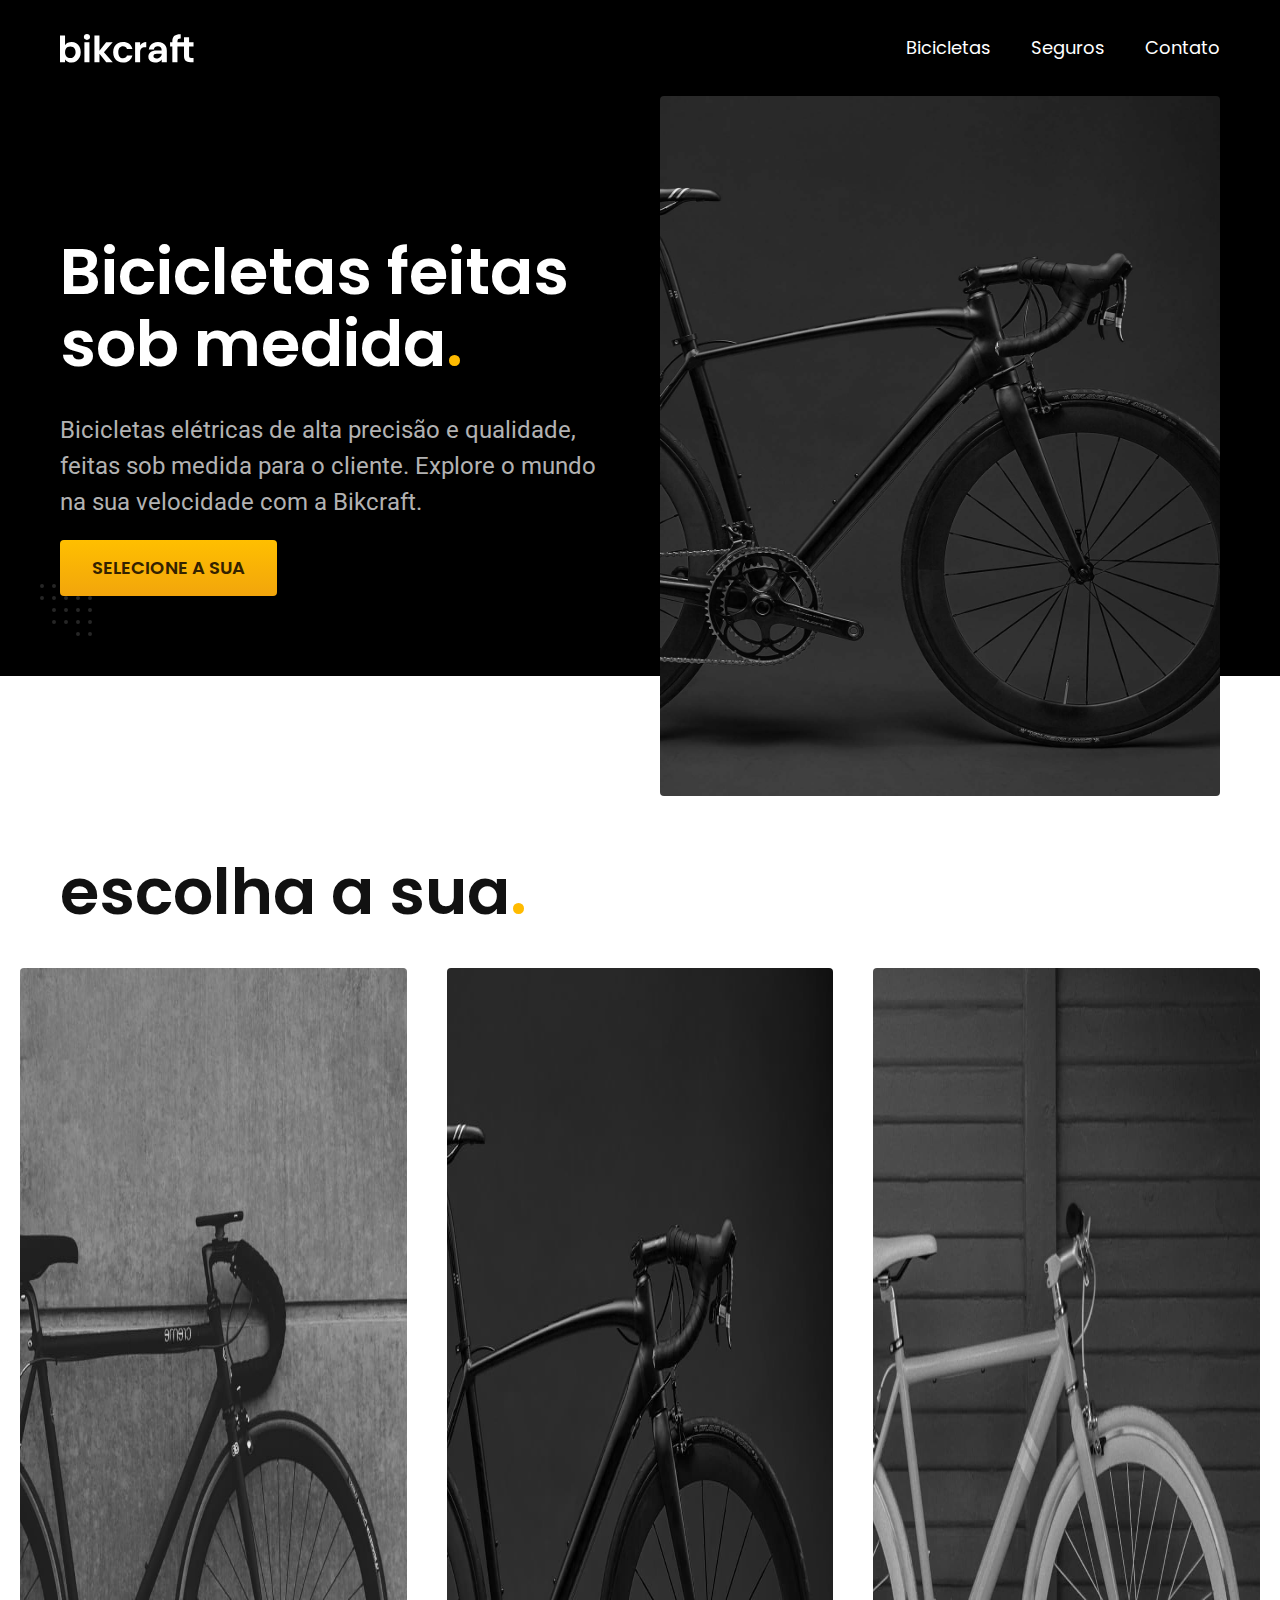
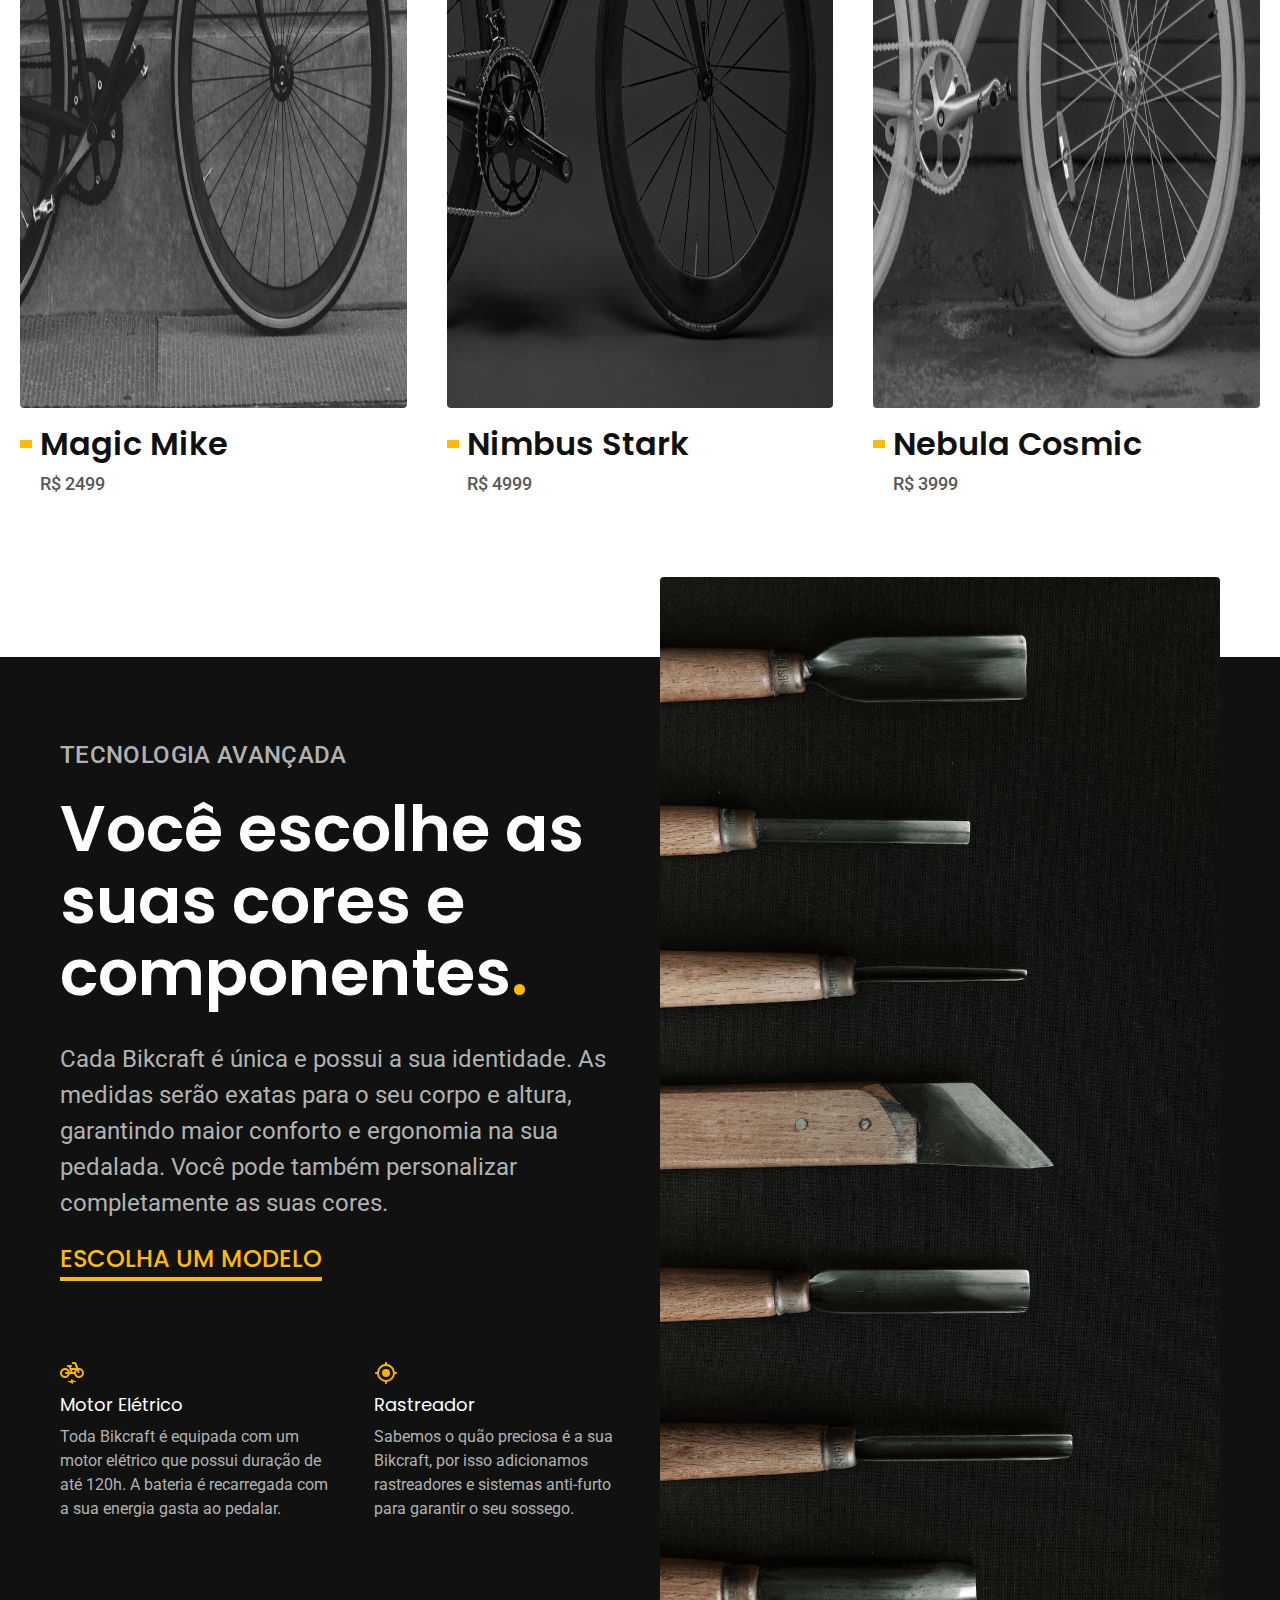
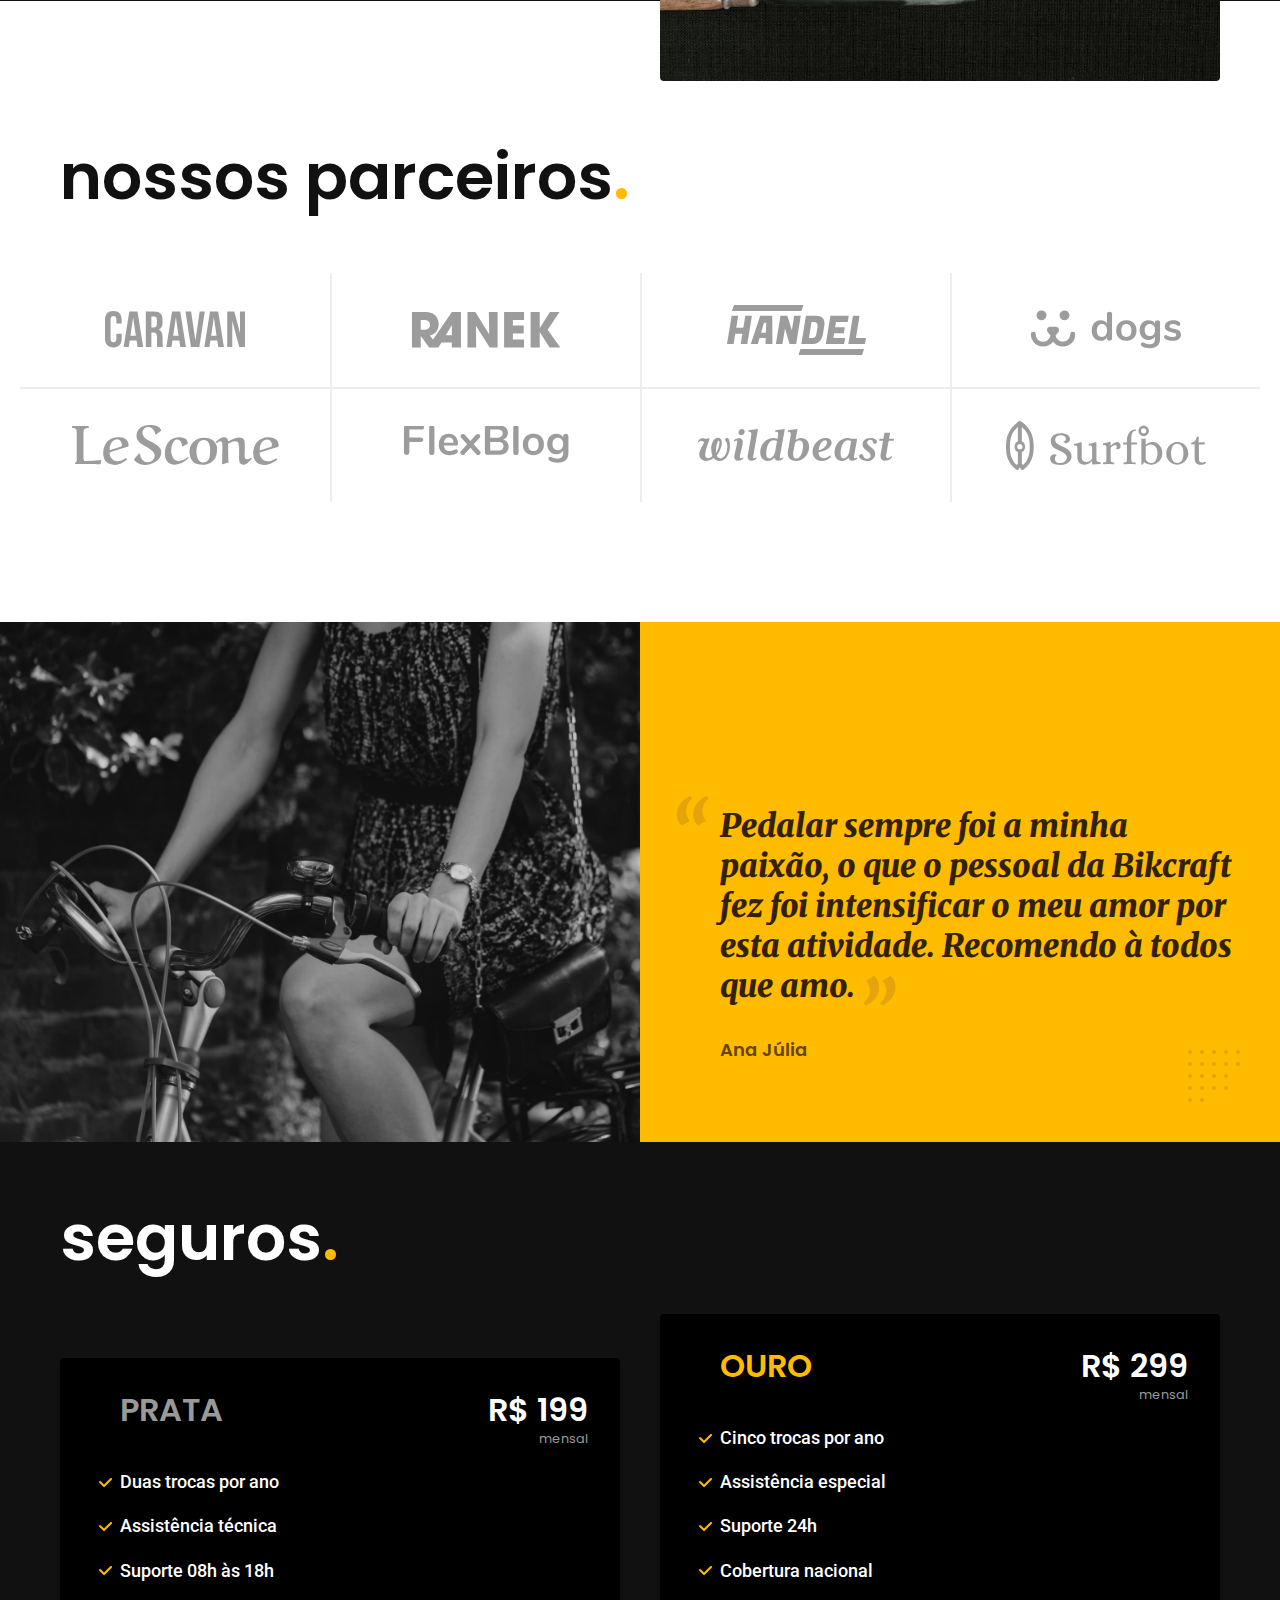
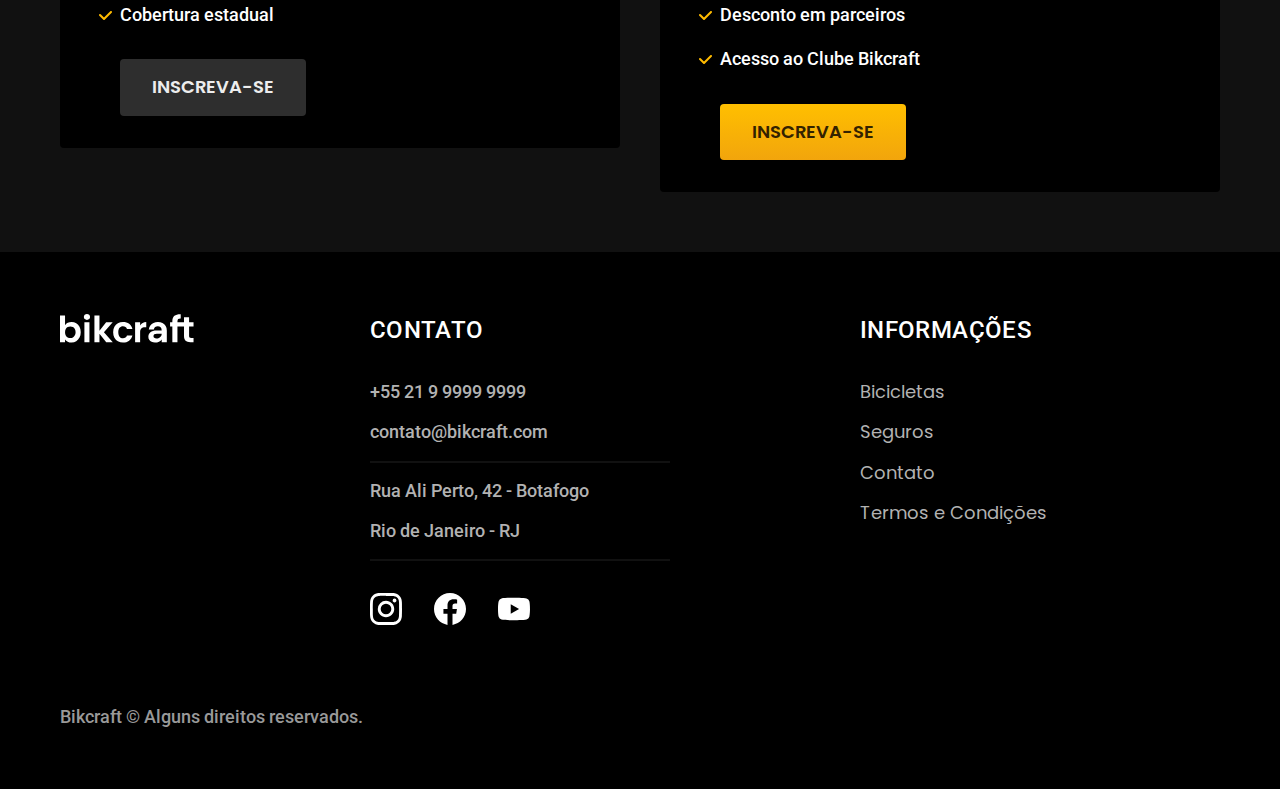
<file: index.html>
<!DOCTYPE html>
<html lang="pt-br">
  <head>
    <meta charset="UTF-8" />
    <meta http-equiv="X-UA-Compatible" content="IE=edge" />
    <meta name="viewport" content="width=device-width, initial-scale=1.0" />
    <title>Bikcraft - Bicicletas Elétricas</title>
    <meta
      name="description"
      content="Bicicletas elétricas de alta precisão e qualidade,  feitas sob medida para o cliente. Explore o mundo na sua velocidade com a Bikcraft."
    />

    <link rel="preload" href="./CSS/style.css" as="style" />
    <link rel="stylesheet" href="./CSS/style.css" />

    <link rel="preconnect" href="https://fonts.googleapis.com" />
    <link rel="preconnect" href="https://fonts.gstatic.com" crossorigin />
    <link
      href="https://fonts.googleapis.com/css2?family=Merriweather:ital,wght@1,900&family=Poppins:wght@400;600&family=Roboto:wght@400;500&display=swap"
      rel="stylesheet"
    />
  </head>
  <body>
    <header class="header-bg">
      <div class="header container">
        <a href="./">
          <img
            src="./img/bikcraft.svg"
            width="136"
            height="32"
            alt="Bikcraft"
          />
        </a>

        <nav aria-label="primaria">
          <ul class="header-menu font-1-m cor-0">
            <li><a href="./bicicletas.html">Bicicletas</a></li>
            <li><a href="./seguros.html">Seguros</a></li>
            <li><a href="./contato.html">Contato</a></li>
          </ul>
        </nav>
      </div>
    </header>

    <main class="introducao-bg">
      <div class="introducao container">
        <div class="introducao-conteudo">
          <h1 class="font-1-xxl cor-0">
            Bicicletas feitas sob medida<span class="cor-p1">.</span>
          </h1>
          <p class="font-2-l cor-5">
            Bicicletas elétricas de alta precisão e qualidade, feitas sob medida
            para o cliente. Explore o mundo na sua velocidade com a Bikcraft.
          </p>
          <a class="botao" href="./bicicletas.html">Selecione a sua</a>
        </div>
        <picture>
          <source
            media="(max-width: 800px)"
            srcset="./img/bicicletas/nimbus.jpg"
          />
          <img
            src="./img/fotos/introducao.jpg"
            width="1280"
            height="1600"
            alt="Bicicleta elétrica preta"
          />
        </picture>
      </div>
    </main>

    <article class="bicicletas-lista">
      <h2 class="container font-1-xxl">
        escolha a sua<span class="cor-p1">.</span>
      </h2>

      <ul class="bicicletas-lista-items">
        <li>
          <a href="./bicicletas/magic.html">
            <img
              src="./img/bicicletas/magic-home.jpg"
              width="920"
              height="1040"
              alt="Bicicleta Preta"
            />
            <h3 class="font-1-xl">Magic Mike</h3>
            <span class="font-2-m cor-8">R$ 2499</span>
          </a>
        </li>

        <li>
          <a href="./bicicletas/nimbus.html">
            <img
              src="./img/bicicletas/nimbus-home.jpg"
              width="920"
              height="1040"
              alt="Bicicleta Preta"
            />
            <h3 class="font-1-xl">Nimbus Stark</h3>
            <span class="font-2-m cor-8">R$ 4999</span>
          </a>
        </li>

        <li>
          <a href="./bicicletas/nebula.html">
            <img
              src="./img/bicicletas/nebula-home.jpg"
              width="920"
              height="1040"
              alt="Bicicleta Preta"
            />
            <h3 class="font-1-xl">Nebula Cosmic</h3>
            <span class="font-2-m cor-8">R$ 3999</span>
          </a>
        </li>
      </ul>
    </article>

    <article class="tecnologia-bg">
      <div class="tecnologia container">
        <div class="tecnologia-conteudo">
          <span class="font-2-l-b cor-5">Tecnologia Avançada</span>
          <h2 class="font-1-xxl cor-0">
            Você escolhe as suas cores e componentes<span class="cor-p1"
              >.</span
            >
          </h2>
          <p class="font-2-l cor-5">
            Cada Bikcraft é única e possui a sua identidade. As medidas serão
            exatas para o seu corpo e altura, garantindo maior conforto e
            ergonomia na sua pedalada. Você pode também personalizar
            completamente as suas cores.
          </p>
          <a class="link" href="./bicicletas.html">Escolha um modelo</a>
          <div class="tecnologia-vantagens">
            <div>
              <img
                src="./img/icones/eletrica.svg"
                width="24"
                height="24"
                alt=""
              />
              <h3 class="font-1-m cor-0">Motor Elétrico</h3>
              <p class="font-2-s cor-5">
                Toda Bikcraft é equipada com um motor elétrico que possui
                duração de até 120h. A bateria é recarregada com a sua energia
                gasta ao pedalar.
              </p>
            </div>
            <div>
              <img
                src="./img/icones/rastreador.svg"
                width="24"
                height="24"
                alt=""
              />
              <h3 class="font-1-m cor-0">Rastreador</h3>
              <p class="font-2-s cor-5">
                Sabemos o quão preciosa é a sua Bikcraft, por isso adicionamos
                rastreadores e sistemas anti-furto para garantir o seu sossego.
              </p>
            </div>
          </div>
        </div>
        <div class="tecnologia-imagem">
          <img src="./img/fotos/tecnologia.jpg" alt="" />
        </div>
      </div>
    </article>

    <section class="parceiros" aria-label="Nossos Parceiros">
      <h2 class="container font-1-xxl">
        nossos parceiros<span class="cor-p1">.</span>
      </h2>
      <ul>
        <li><img src="./img/parceiros/caravan.svg" alt="Caravan" /></li>
        <li><img src="./img/parceiros/ranek.svg" alt="ranek" /></li>
        <li><img src="./img/parceiros/handel.svg" alt="handel" /></li>
        <li><img src="./img/parceiros/dogs.svg" alt="dogs" /></li>
        <li><img src="./img/parceiros/lescone.svg" alt="lescone" /></li>
        <li><img src="./img/parceiros/flexblog.svg" alt="flexblog" /></li>
        <li><img src="./img/parceiros/wildbeast.svg" alt="wildbeast" /></li>
        <li><img src="./img/parceiros/surfbot.svg" alt="surfbot" /></li>
      </ul>
    </section>

    <section class="depoimento" aria-label="depoimento">
      <div>
        <img
          src="./img/fotos/depoimento.jpg"
          alt="Pessoa pedalando uma bicicleta Bikcraft"
        />
      </div>
      <div class="depoimento-conteudo">
        <blockquote class="font-1-xl cor-p5">
          <p>
            Pedalar sempre foi a minha paixão, o que o pessoal da Bikcraft fez
            foi intensificar o meu amor por esta atividade. Recomendo à todos
            que amo.
          </p>
        </blockquote>
        <span class="font-1-m-b cor-p4">Ana Júlia</span>
      </div>
    </section>

    <article class="seguros-bg">
      <div class="seguros container">
        <h2 class="font-1-xxl cor-0">seguros<span class="cor-p1">.</span></h2>
        <div class="seguros-item">
          <h3 class="font-1-xl cor-6">PRATA</h3>
          <span class="font-1-xl cor-0"
            >R$ 199 <span class="font-1-xs cor-6">mensal</span></span
          >
          <ul class="font-2-m cor-0">
            <li>Duas trocas por ano</li>
            <li>Assistência técnica</li>
            <li>Suporte 08h às 18h</li>
            <li>Cobertura estadual</li>
          </ul>
          <a class="botao secundario" href="./orcamento.html">Inscreva-se</a>
        </div>

        <div class="seguros-item">
          <h3 class="font-1-xl cor-p1">OURO</h3>
          <span class="font-1-xl cor-0"
            >R$ 299 <span class="font-1-xs cor-6">mensal</span></span
          >
          <ul class="font-2-m cor-0">
            <li>Cinco trocas por ano</li>
            <li>Assistência especial</li>
            <li>Suporte 24h</li>
            <li>Cobertura nacional</li>
            <li>Desconto em parceiros</li>
            <li>Acesso ao Clube Bikcraft</li>
          </ul>
          <a class="botao" href="./orcamento.html">Inscreva-se</a>
        </div>
      </div>
    </article>

    <footer class="footer-bg">
      <div class="footer container">
        <img src="./img/bikcraft.svg" alt="Bikcraft" />
        <div class="footer-contato">
          <h3 class="font-2-l-b cor-0">Contato</h3>
          <ul class="font-2-m cor-5">
            <li><a href="tel:+5521999999999">+55 21 9 9999 9999</a></li>
            <li><a href="mailto">contato@bikcraft.com</a></li>
            <li>Rua Ali Perto, 42 - Botafogo</li>
            <li>Rio de Janeiro - RJ</li>
          </ul>
          <div class="footer-redes">
            <a href="./"
              ><img src="./img/redes/instagram.svg" alt="instagram"
            /></a>
            <a href="./"
              ><img src="./img/redes/facebook.svg" alt="facebook"
            /></a>
            <a href="./"><img src="./img/redes/youtube.svg" alt="youtube" /></a>
          </div>
        </div>
        <div class="footer-informacoes">
          <h3 class="font-2-l-b cor-0">Informações</h3>
          <nav>
            <ul class="font-1-m cor-5">
              <li><a href="./bicicletas.html">Bicicletas</a></li>
              <li><a href="./seguros.html">Seguros</a></li>
              <li><a href="./contato.html">Contato</a></li>
              <li><a href="./termos.html">Termos e Condições</a></li>
            </ul>
          </nav>
        </div>
        <p class="footer-copy font-2-m cor-6">
          Bikcraft © Alguns direitos reservados.
        </p>
      </div>
    </footer>

        <script src="./js/script.js"></script>
  </body>
</html>
</file>
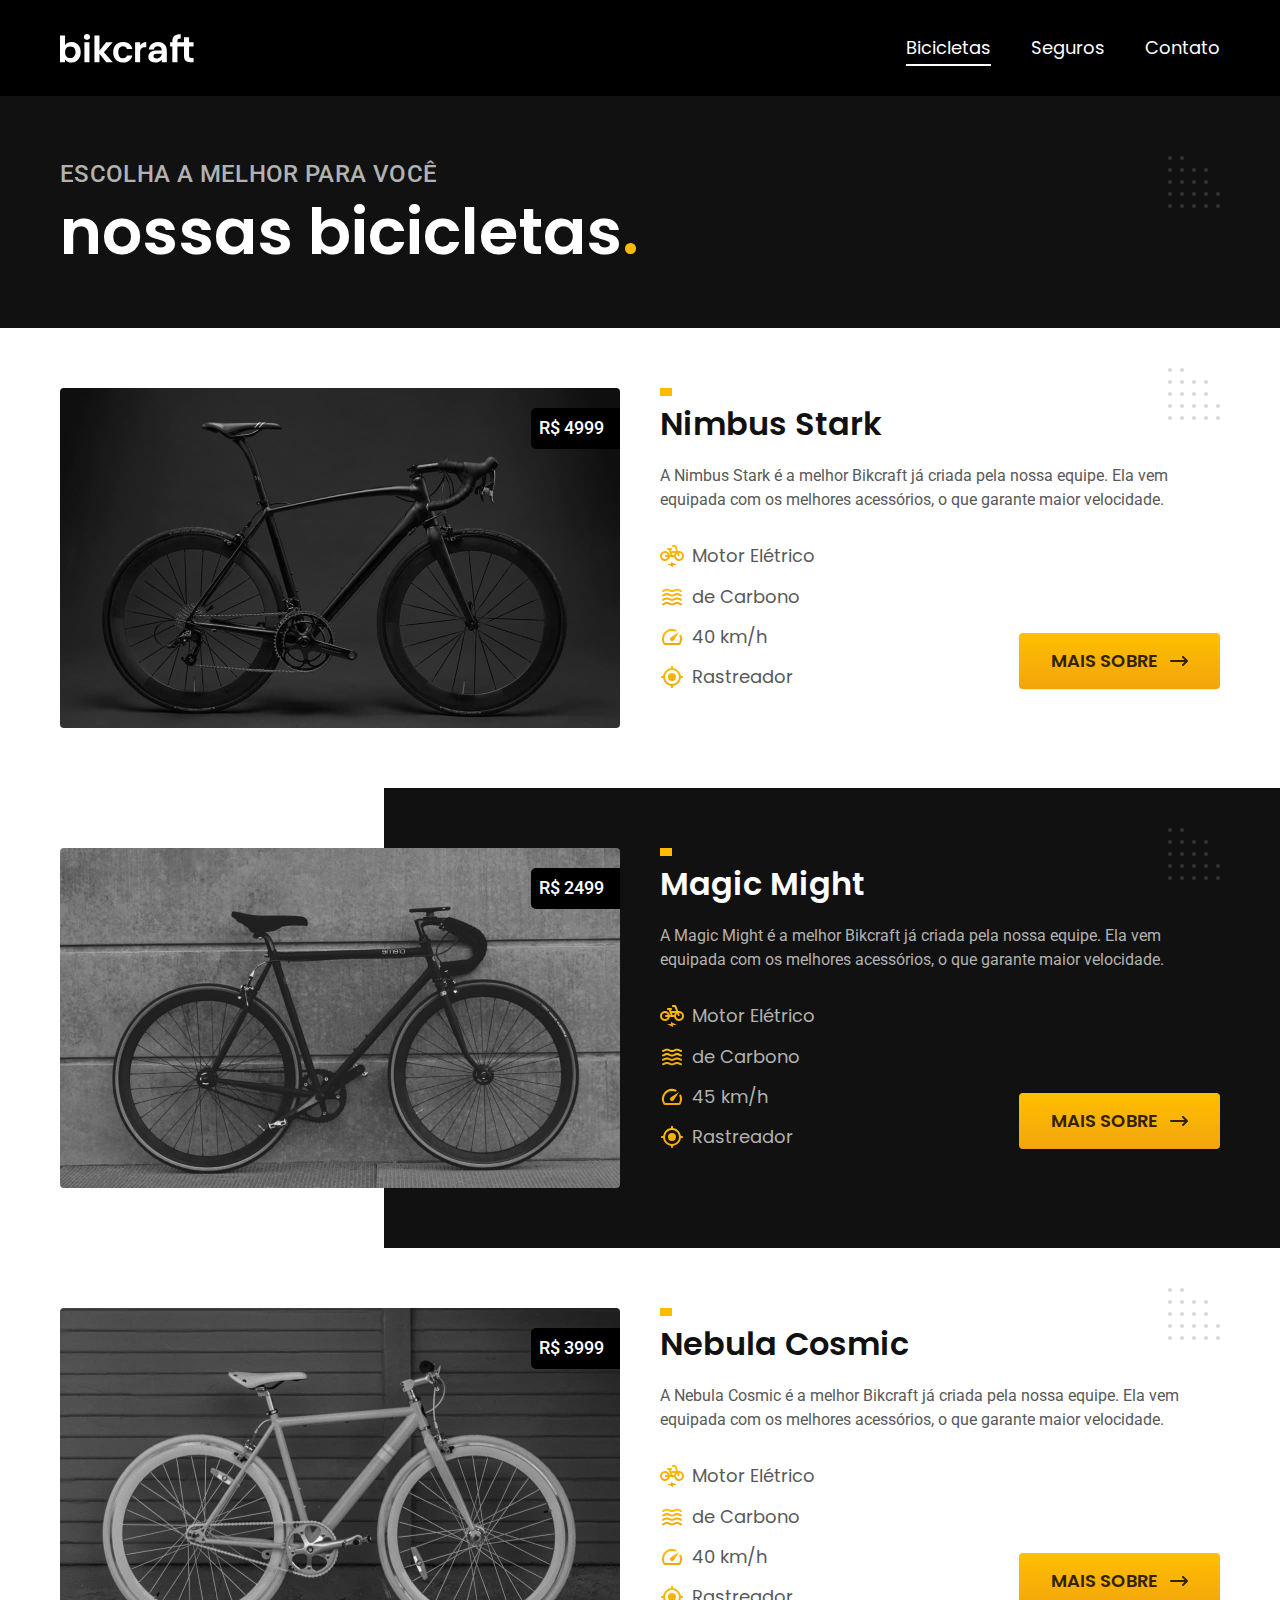
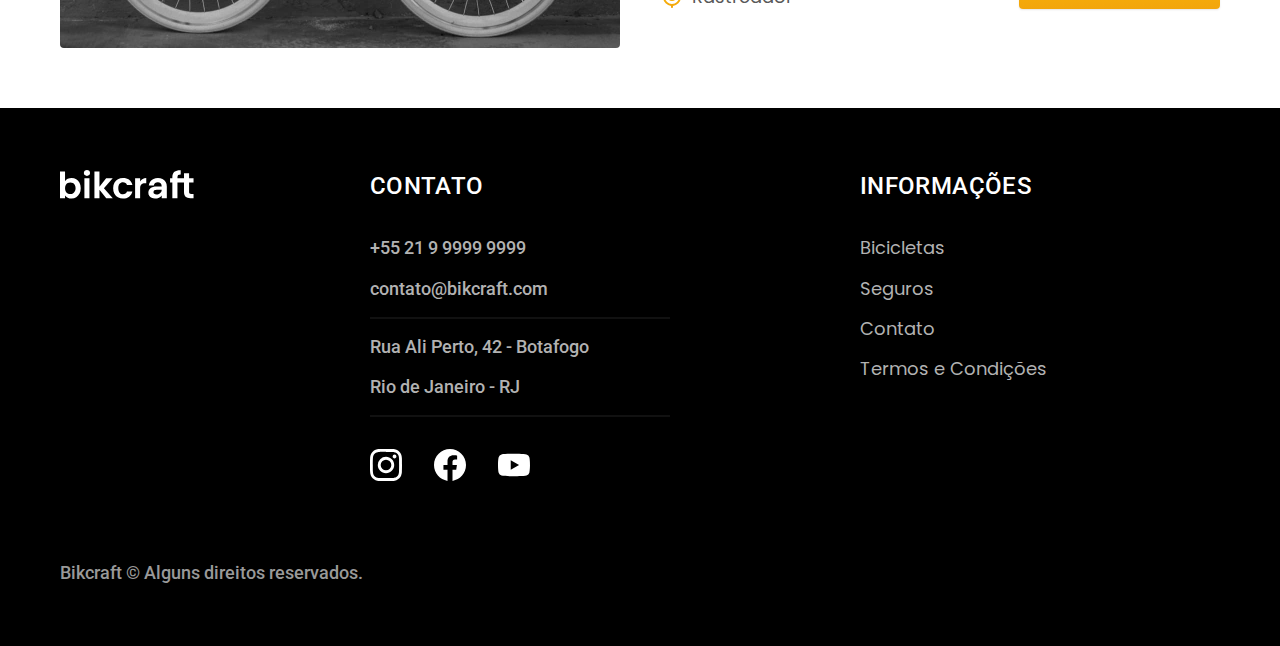
<file: bicicletas.html>
<!DOCTYPE html>
<html lang="pt-br">
  <head>
    <meta charset="UTF-8" />
    <meta http-equiv="X-UA-Compatible" content="IE=edge" />
    <meta name="viewport" content="width=device-width, initial-scale=1.0" />
    <title>Bicicletas | Bikcraft</title>
    <meta name="description" content="Bicicletas." />

     <link rel="preload" href="./CSS/style.css" as="style">
    <link rel="stylesheet" href="./CSS/style.css" />

    <link rel="preconnect" href="https://fonts.googleapis.com" />
    <link rel="preconnect" href="https://fonts.gstatic.com" crossorigin />
    <link
      href="https://fonts.googleapis.com/css2?family=Merriweather:ital,wght@1,900&family=Poppins:wght@400;600&family=Roboto:wght@400;500&display=swap"
      rel="stylesheet"
    />
  </head>
  <body id="bicicletas">
    <header class="header-bg">
      <div class="header container">
        <a href="./">
          <img src="./img/bikcraft.svg" alt="Bikcraft" />
        </a>

        <nav aria-label="primaria">
          <ul class="header-menu font-1-m cor-0">
            <li><a href="./bicicletas.html">Bicicletas</a></li>
            <li><a href="./seguros.html">Seguros</a></li>
            <li><a href="./contato.html">Contato</a></li>
          </ul>
        </nav>
      </div>
    </header>

    <main>

      <div class="titulo-bg">
        <div class="titulo container">
          <p class="font-2-l-b cor-5">Escolha a melhor para você</p>
          <h1 class="font-1-xxl cor-0">nossas bicicletas<span class="cor-p1">.<span></h1>
        </div>
      </div>

      <div>
        <div class="bicicletas container">
          <div class="bicicletas-imagem">
            <img src="./img/bicicletas/nimbus.jpg" alt="Bicicleta preta">
            <span class="font-2-m cor-0">R$ 4999</span>
          </div>
          <div class="bicicletas-conteudo">
            <h2 class="font-1-xl">Nimbus Stark</h2>
            <p class="font-2-s cor-8">A Nimbus Stark é a melhor Bikcraft já criada pela nossa equipe. Ela vem equipada com os melhores acessórios, o que garante maior velocidade.</p>
            <ul class="font-1-m cor-8">
              <li><img src="./img/icones/eletrica.svg" alt="">
                Motor Elétrico</li>
              <li><img src="./img/icones/carbono.svg" alt="">
                 de Carbono</li>
              <li><img src="./img/icones/velocidade.svg" alt="">
                40 km/h</li>
              <li><img src="./img/icones/rastreador.svg" alt="">Rastreador</li>
            </ul>
            <a class="botao seta" href="./bicicletas/nimbus.html">Mais Sobre</a>
          </div>
        </div>
      </div>

      <div class="bicicletas-bg">
        <div class="bicicletas container">
          <div class="bicicletas-imagem">
            <img src="./img/bicicletas/magic.jpg" alt="Bicicleta preta">
            <span class="font-2-m cor-0">R$ 2499</span>
          </div>
          <div class="bicicletas-conteudo">
            <h2 class="font-1-xl cor-0">Magic Might</h2>
            <p class="font-2-s cor-5">A Magic Might é a melhor Bikcraft já criada pela nossa equipe. Ela vem equipada com os melhores acessórios, o que garante maior velocidade.</p>
            <ul class="font-1-m cor-5">
              <li><img src="./img/icones/eletrica.svg" alt="">
                Motor Elétrico</li>
              <li><img src="./img/icones/carbono.svg" alt="">
                 de Carbono</li>
              <li><img src="./img/icones/velocidade.svg" alt="">
                45 km/h</li>
              <li><img src="./img/icones/rastreador.svg" alt="">Rastreador</li>
            </ul>
            <a class="botao seta" href="./bicicletas/magic.html">Mais Sobre</a>

          </div>
        </div>
      </div>

      <div>
        <div class="bicicletas container">
          <div class="bicicletas-imagem">
            <img src="./img/bicicletas/nebula.jpg" alt="Bicicleta branca">
            <span class="font-2-m cor-0">R$ 3999</span>
          </div>
          <div class="bicicletas-conteudo">
            <h2 class="font-1-xl">Nebula Cosmic</h2>
            <p class="font-2-s cor-8">A Nebula Cosmic é a melhor Bikcraft já criada pela nossa equipe. Ela vem equipada com os melhores acessórios, o que garante maior velocidade.</p>
            <ul class="font-1-m cor-8">
              <li><img src="./img/icones/eletrica.svg" alt="">
                Motor Elétrico</li>
              <li><img src="./img/icones/carbono.svg" alt="">
                 de Carbono</li>
              <li><img src="./img/icones/velocidade.svg" alt="">
                40 km/h</li>
              <li><img src="./img/icones/rastreador.svg" alt="">Rastreador</li>
            </ul>
            <a class="botao seta" href="./bicicletas/nebula.html">Mais Sobre</a>

          </div>
        </div>
      </div>

    </main>

    <footer class="footer-bg">
      <div class="footer container">
        <img src="./img/bikcraft.svg" alt="Bikcraft" />
        <div class="footer-contato">
          <h3 class="font-2-l-b cor-0">Contato</h3>
          <ul class="font-2-m cor-5">
            <li><a href="tel:+5521999999999">+55 21 9 9999 9999</a></li>
            <li><a href="mailto">contato@bikcraft.com</a></li>
            <li>Rua Ali Perto, 42 - Botafogo</li>
            <li>Rio de Janeiro - RJ</li>
          </ul>
          <div class="footer-redes">
            <a href="./"
              ><img src="./img/redes/instagram.svg" alt="instagram"
            /></a>
            <a href="./"
              ><img src="./img/redes/facebook.svg" alt="facebook"
            /></a>
            <a href="./"><img src="./img/redes/youtube.svg" alt="youtube" /></a>
          </div>
        </div>
        <div class="footer-informacoes">
          <h3 class="font-2-l-b cor-0">Informações</h3>
          <nav>
            <ul class="font-1-m cor-5">
              <li><a href="./bicicletas.html">Bicicletas</a></li>
              <li><a href="./seguros.html">Seguros</a></li>
              <li><a href="./contato.html">Contato</a></li>
              <li><a href="./termos.html">Termos e Condições</a></li>
            </ul>
          </nav>
        </div>
        <p class="footer-copy font-2-m cor-6">
          Bikcraft © Alguns direitos reservados.
        </p>
      </div>
    </footer>
      <script src="./js/script.js"></script>
    
  </body>
</html>
</file>
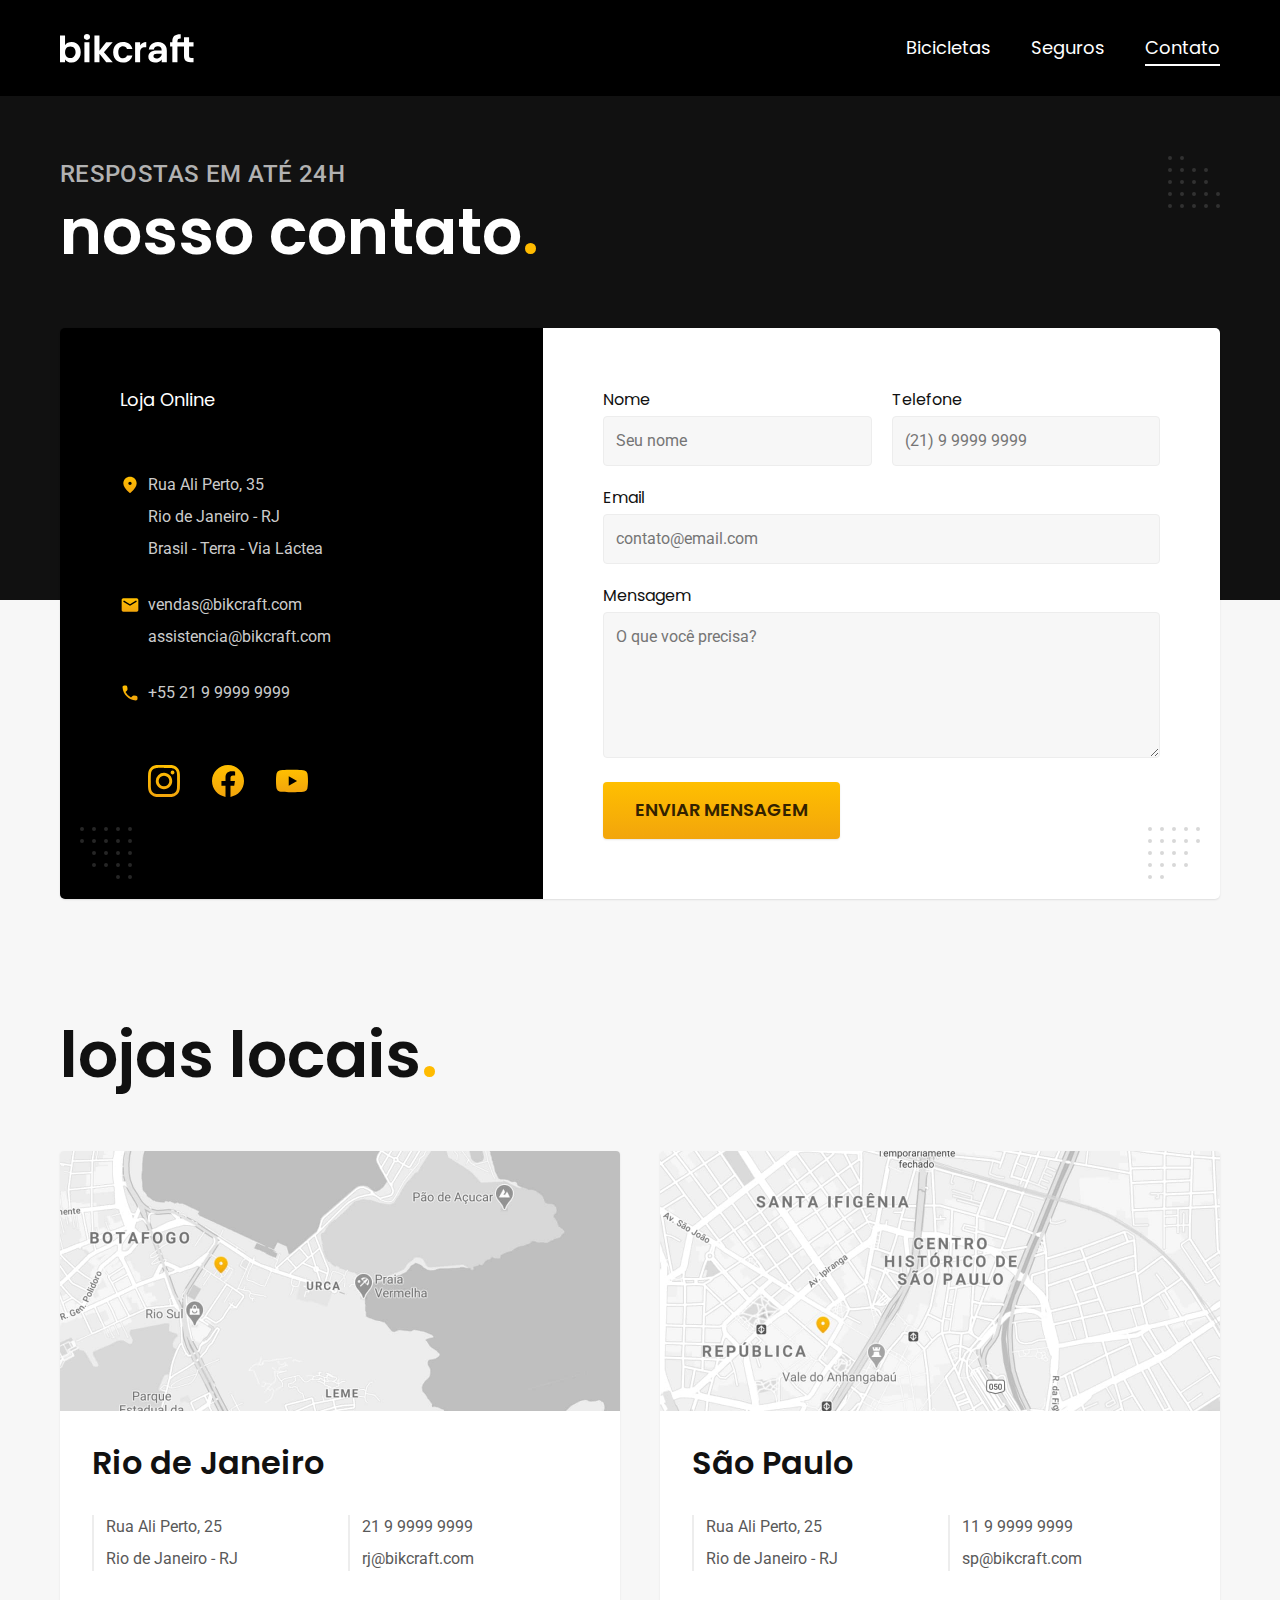
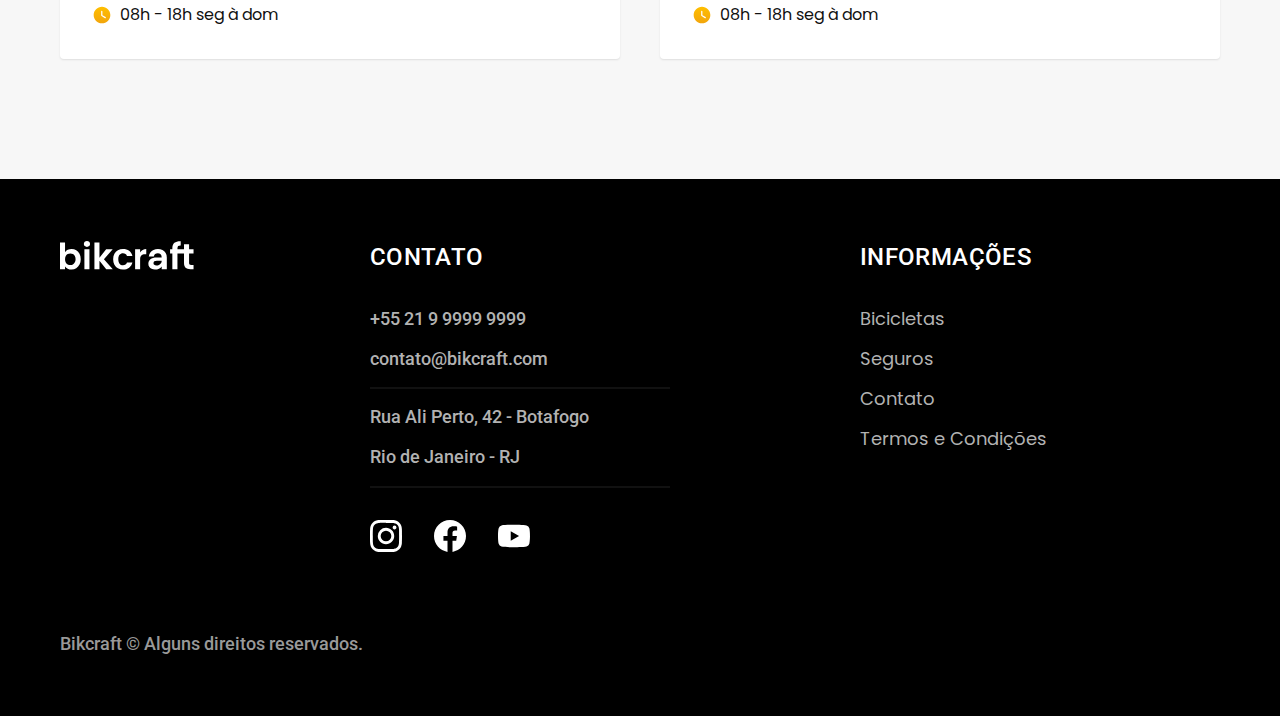
<file: contato.html>
<!DOCTYPE html>
<html lang="pt-br">
  <head>
    <meta charset="UTF-8" />
    <meta http-equiv="X-UA-Compatible" content="IE=edge" />
    <meta name="viewport" content="width=device-width, initial-scale=1.0" />
    <title>Contato | Bikcraft</title>
    <meta name="description" content="Contato." />

     <link rel="preload" href="./CSS/style.css" as="style">
    <link rel="stylesheet" href="./CSS/style.css" />

    <link rel="preconnect" href="https://fonts.googleapis.com" />
    <link rel="preconnect" href="https://fonts.gstatic.com" crossorigin />
    <link
      href="https://fonts.googleapis.com/css2?family=Merriweather:ital,wght@1,900&family=Poppins:wght@400;600&family=Roboto:wght@400;500&display=swap"
      rel="stylesheet"
    />
  </head>
  <body id="contato">
    <header class="header-bg">
      <div class="header container">
        <a href="./">
          <img src="./img/bikcraft.svg" alt="Bikcraft" />
        </a>

        <nav aria-label="primaria">
          <ul class="header-menu font-1-m cor-0">
            <li><a href="./bicicletas.html">Bicicletas</a></li>
            <li><a href="./seguros.html">Seguros</a></li>
            <li><a href="./contato.html">Contato</a></li>
          </ul>
        </nav>
      </div>
    </header>

    <main>

      <div class="titulo-bg">
        <div class="titulo container">
          <p class="font-2-l-b cor-5">Respostas em até 24h</p>
          <h1 class="font-1-xxl cor-0">nosso contato<span class="cor-p1">.<span></h1>
        </div>
      </div>

      <div class="contato container">
        <section class="contato-dados" aria-label="Endereço">
          <h2 class="font-1-m cor-0">Loja Online</h2>
          <div class="contato-endereco font-2-s cor-4">
            <p>Rua Ali Perto, 35</p>
            <p>Rio de Janeiro - RJ</p>
            <p>Brasil - Terra - Via Láctea</p>
          </div>
          <address class="contato-meios font-2-s cor-4">
            <a href="mailto:vendas@bikcraft.com">vendas@bikcraft.com</a>
            <a href="mailto:assistencia@bikcraft.com">assistencia@bikcraft.com</a>
            <a href="tel:+5521999999999">+55 21 9 9999 9999</a>
          </address>
          <div class="contato-redes">
            <a href="./"
            ><img src="./img/redes/instagram-p.svg" alt="instagram"
          /></a>
          <a href="./"
            ><img src="./img/redes/facebook-p.svg" alt="facebook"
          /></a>
          <a href="./"><img src="./img/redes/youtube-p.svg" alt="youtube" /></a>
          </div>
        </section>

        <section class="contato-formulario" aria-label="Formulário">
          <form class="form" action="./contato.html">
            <div>
              <label for="nome">Nome</label>
              <input type="text" id="nome" name="nome" placeholder="Seu nome">
            </div>

            <div>
              <label for="telefone">Telefone</label>
              <input type="text" id="telefone" name="telefone" placeholder="(21) 9 9999 9999">
            </div>

            <div class="col-2">
              <label for="email">Email</label>
              <input type="email" id="email" name="email" placeholder="contato@email.com">
            </div>

            <div class="col-2">
              <label for="mensagem">Mensagem</label>
              <textarea rows="5" id="mensagem" name="mensagem" placeholder="O que você precisa?"></textarea>
            </div>

            <button class="botao col-2">Enviar Mensagem</button>
          </form>
        </section>
      </div>

    </main>

    <article class="lojas container">
      <h2 class="font-1-xxl">lojas locais<span class="cor-p1">.</span></h2>
      <div class="lojas-item">
        <img src="./img/lojas/rj.jpg" alt="Mapa marcando o endereço em Rua Ali Perto, 25 - Rio de Janeiro - RJ">
        <div class="lojas-conteudo">
          <h3 class="font-1-xl">Rio de Janeiro</h3>
          <div class="lojas-dados font-2-s cor-8">
            <p>Rua Ali Perto, 25</p>
            <p>Rio de Janeiro - RJ</p>
          </div>
          <div class="lojas-dados font-2-s cor-8">
            <a href="tel:+5521999999999">21 9 9999 9999</a>
            <a href="mailto:rj@bikcraft.com">rj@bikcraft.com</a>
          </div>
          <p class="lojas-tempo font-1-s"><img src="./img/icones/horario.svg" alt=""> 08h - 18h seg à dom</p>
        </div>
      </div>

      <div class="lojas-item">
        <img src="./img/lojas/sp.jpg" alt="Mapa marcando o endereço em Rua Ali Perto, 25 - São Paulo - SP">
        <div class="lojas-conteudo">
          <h3 class="font-1-xl">São Paulo</h3>

          <div class="lojas-dados font-2-s cor-8">
            <p>Rua Ali Perto, 25</p>
            <p>Rio de Janeiro - RJ</p>
          </div>
          <div class="lojas-dados font-2-s cor-8">
            <a href="tel:+5511999999999">11 9 9999 9999</a>
            <a href="mailto:sp@bikcraft.com">sp@bikcraft.com</a>
          </div>
          <p class="lojas-tempo font-1-s"><img src="./img/icones/horario.svg" alt=""> 08h - 18h seg à dom</p>
        </div>
      </div>
    </article>

    <footer class="footer-bg">
      <div class="footer container">
        <img src="./img/bikcraft.svg" alt="Bikcraft" />
        <div class="footer-contato">
          <h3 class="font-2-l-b cor-0">Contato</h3>
          <ul class="font-2-m cor-5">
            <li><a href="tel:+5521999999999">+55 21 9 9999 9999</a></li>
            <li><a href="mailto">contato@bikcraft.com</a></li>
            <li>Rua Ali Perto, 42 - Botafogo</li>
            <li>Rio de Janeiro - RJ</li>
          </ul>
          <div class="footer-redes">
            <a href="./"
              ><img src="./img/redes/instagram.svg" alt="instagram"
            /></a>
            <a href="./"
              ><img src="./img/redes/facebook.svg" alt="facebook"
            /></a>
            <a href="./"><img src="./img/redes/youtube.svg" alt="youtube" /></a>
          </div>
        </div>
        <div class="footer-informacoes">
          <h3 class="font-2-l-b cor-0">Informações</h3>
          <nav>
            <ul class="font-1-m cor-5">
              <li><a href="./bicicletas.html">Bicicletas</a></li>
              <li><a href="./seguros.html">Seguros</a></li>
              <li><a href="./contato.html">Contato</a></li>
              <li><a href="./termos.html">Termos e Condições</a></li>
            </ul>
          </nav>
        </div>
        <p class="footer-copy font-2-m cor-6">
          Bikcraft © Alguns direitos reservados.
        </p>
      </div>
    </footer>
      <script src="./js/script.js"></script>
    
  </body>
</html>
</file>
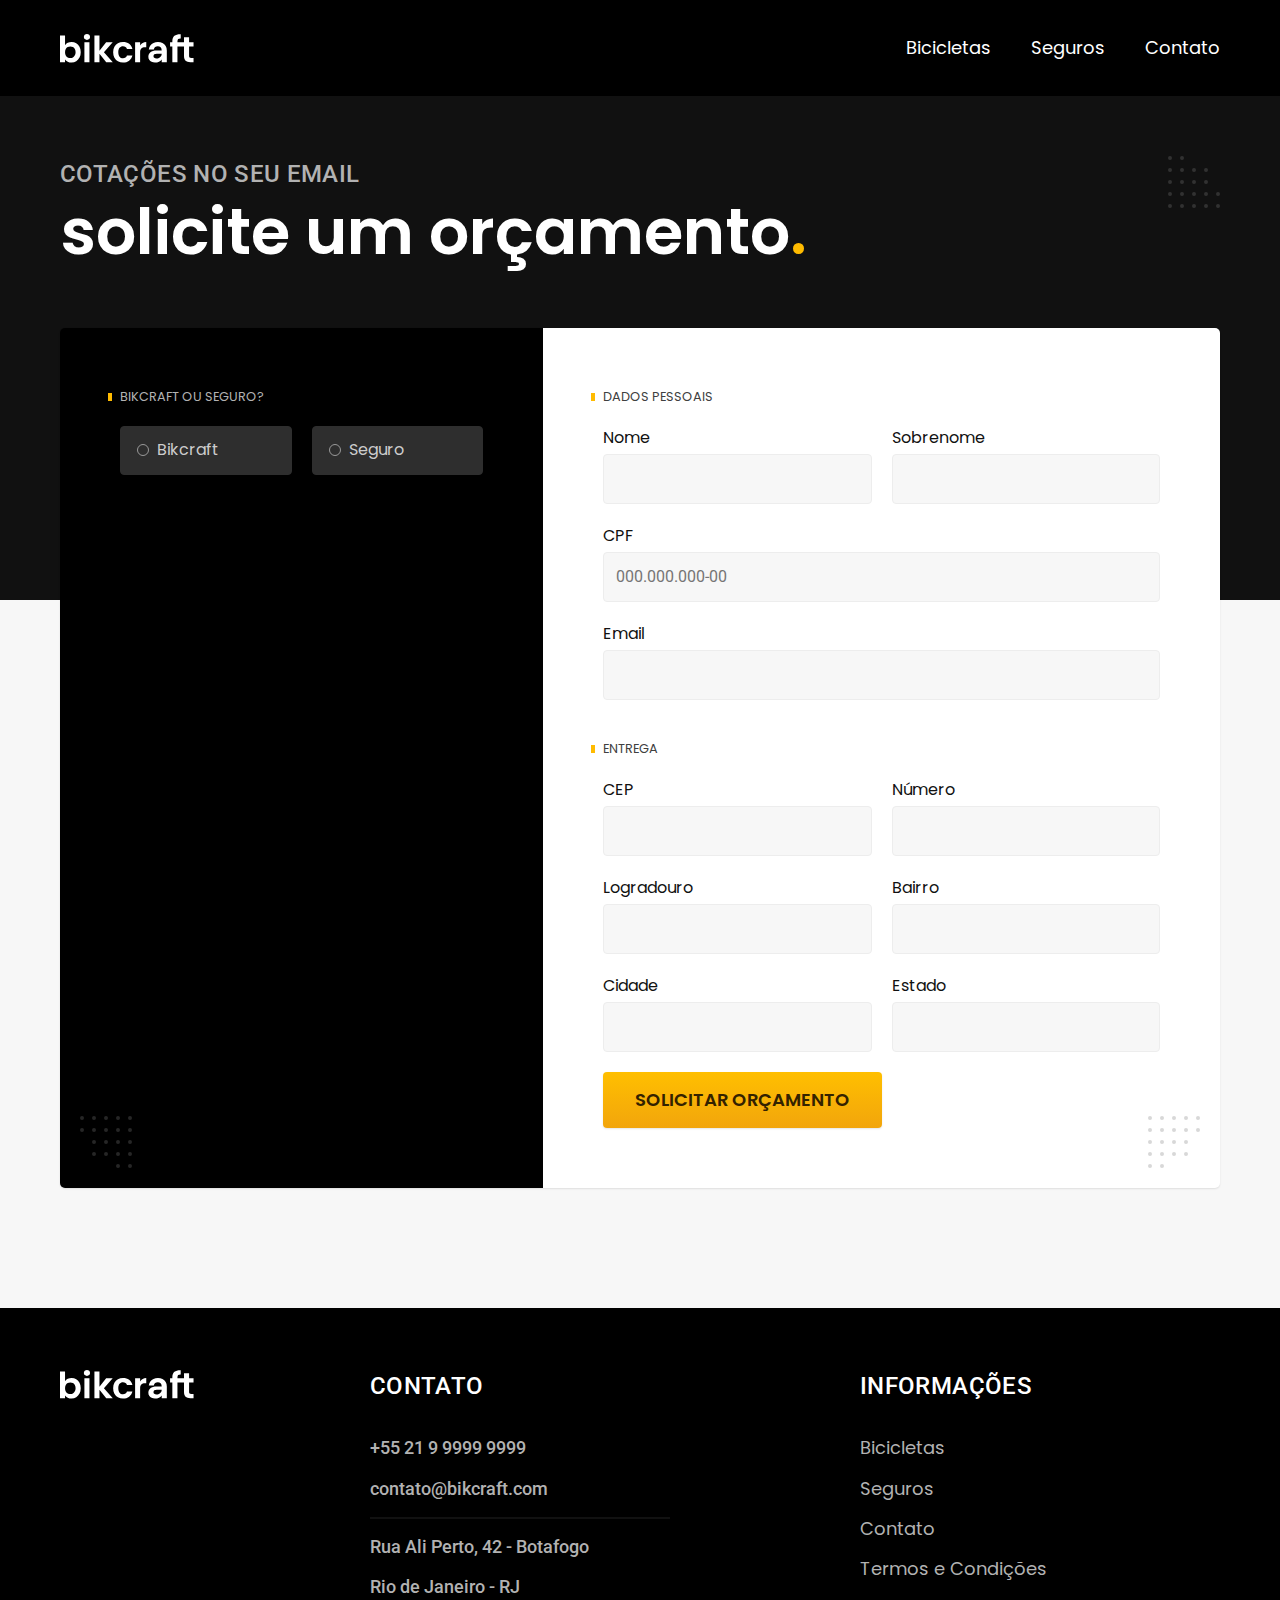
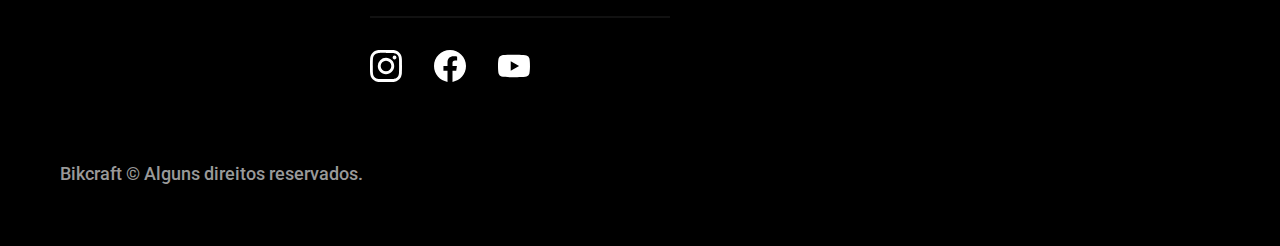
<file: orcamento.html>
<!DOCTYPE html>
<html lang="pt-br">
  <head>
    <meta charset="UTF-8" />
    <meta http-equiv="X-UA-Compatible" content="IE=edge" />
    <meta name="viewport" content="width=device-width, initial-scale=1.0" />
    <title>Orçamento | Bikcraft</title>
    <meta name="description" content="Orçamento." />

     <link rel="preload" href="./CSS/style.css" as="style">
    <link rel="stylesheet" href="./CSS/style.css" />

    <link rel="preconnect" href="https://fonts.googleapis.com" />
    <link rel="preconnect" href="https://fonts.gstatic.com" crossorigin />
    <link
      href="https://fonts.googleapis.com/css2?family=Merriweather:ital,wght@1,900&family=Poppins:wght@400;600&family=Roboto:wght@400;500&display=swap"
      rel="stylesheet"
    />
  </head>
  <body id="orcamento">
    <header class="header-bg">
      <div class="header container">
        <a href="./">
          <img src="./img/bikcraft.svg" alt="Bikcraft" />
        </a>

        <nav aria-label="primaria">
          <ul class="header-menu font-1-m cor-0">
            <li><a href="./bicicletas.html">Bicicletas</a></li>
            <li><a href="./seguros.html">Seguros</a></li>
            <li><a href="./contato.html">Contato</a></li>
          </ul>
        </nav>
      </div>
    </header>

    <main>

      <div class="titulo-bg">
        <div class="titulo container">
          <p class="font-2-l-b cor-5">Cotações no seu email</p>
          <h1 class="font-1-xxl cor-0">solicite um orçamento<span class="cor-p1">.<span></h1>
        </div>
      </div>

      <form class="orcamento container" action="./">
        <div class="orcamento-produto">
          
          <h2 class="font-1-xs cor-5">Bikcraft ou Seguro?</h2>
          
          <input type="radio" name="tipo" value="bikcraft" id="bikcraft">
          <label for="bikcraft">Bikcraft</label>

          <input type="radio" name="tipo" value="seguro" id="seguro">
          <label for="seguro">Seguro</label>

          <div class="orcamento-conteudo" id="orcamento-bikcraft">
            <h2 class="font-1-xs cor-5">Escolha  a sua</h2>
           
            <input type="radio" name="produto" value="nimbus" id="nimbus">
            <label for="nimbus">Nimbus Stark <span>R$ 2499</span></label>
            <div class="orcamento-detalhes">
              <ul class="font-1-xs cor-8">
                <li><img src="./img/icones/eletrica.svg" alt="">Motor Elétrico</li>
                <li><img src="./img/icones/carbono.svg" alt="">Fibra de Carbono</li>
                <li><img src="./img/icones/velocidade.svg" alt="">40 km/h</li>
                <li><img src="./img/icones/rastreador.svg" alt="">Rastreador</li>
              </ul>
              <img src="./img/bicicletas/nimbus.jpg" alt="Bicicleta Preta">
            </div>

            
            <input type="radio" name="produto" value="magic" id="magic">
            <label for="magic">Magic Might <span>R$ 3999</span></label>
            <div class="orcamento-detalhes">
              <ul class="font-1-xs cor-8">
                <li><img src="./img/icones/eletrica.svg" alt="">Motor Elétrico</li>
                <li><img src="./img/icones/carbono.svg" alt="">Fibra de Carbono</li>
                <li><img src="./img/icones/velocidade.svg" alt="">40 km/h</li>
                <li><img src="./img/icones/rastreador.svg" alt="">Rastreador</li>
              </ul>
              <img src="./img/bicicletas/magic.jpg" alt="Bicicleta Preta">
            </div>
            
            <input type="radio" name="produto" value="nebula" id="nebula">
            <label for="nebula">Nebula Cosmic <span>R$ 4999</span></label>
            <div class="orcamento-detalhes">
              <ul class="font-1-xs cor-8">
                <li><img src="./img/icones/eletrica.svg" alt="">Motor Elétrico</li>
                <li><img src="./img/icones/carbono.svg" alt="">Fibra de Carbono</li>
                <li><img src="./img/icones/velocidade.svg" alt="">40 km/h</li>
                <li><img src="./img/icones/rastreador.svg" alt="">Rastreador</li>
              </ul>
              <img src="./img/bicicletas/nebula.jpg" alt="Bicicleta Branca">
            </div>

          </div>


          <div class="orcamento-conteudo" id="orcamento-seguro">
            <h2 class="font-1-xs cor-5">Escolha  o plano</h2>

            <input type="radio" name="produto" value="prata" id="prata">
            <label for="prata">Prata <span>R$ 199</span></label>

            <input type="radio" name="produto" value="ouro" id="ouro">
            <label for="ouro">Ouro <span>R$ 299</span></label>

            
          </div>

        </div>

        <div class="orcamento-dados form">
          <h2 class="font-1-xs cor-9 col-2" >dados pessoais</h2>
          <div>
            <label for="nome">Nome</label>
            <input type="text" id="nome" name="nome">
          </div>

          <div>
            <label for="sobrenome">Sobrenome</label>
            <input type="text" id="sobrenome" name="sobrenome">
          </div>

          <div class="col-2">
            <label for="cpf">CPF</label>
            <input type="text" id="cpf" name="cpf" placeholder="000.000.000-00">
          </div>

          <div class="col-2">
            <label  for="email">Email</label>
            <input  type="email" id="email" name="email">
          </div>

          <h2 class="font-1-xs cor-9 col-2" >entrega</h2>

          <div>
            <label for="cep">CEP</label>
            <input type="text" id="cep" name="cep">
          </div>

          <div>
            <label for="numero">Número</label>
            <input type="text" id="numero" name="numero">
          </div>

          <div>
            <label for="logradouro">Logradouro</label>
            <input type="text" id="logradouro" name="logradouro">
          </div>

          <div>
            <label for="bairro">Bairro</label>
            <input type="text" id="bairro" name="bairro">
          </div>

          <div>
            <label for="cidade">Cidade</label>
            <input type="text" id="cidade" name="cidade">
          </div>

          <div>
            <label for="estado">Estado</label>
            <input type="text" id="estado" name="estado">
          </div>

          <button class="botao col-2">Solicitar Orçamento</button>
        </div>

      </form>

    </main>

    <footer class="footer-bg">
      <div class="footer container">
        <img src="./img/bikcraft.svg" alt="Bikcraft" />
        <div class="footer-contato">
          <h3 class="font-2-l-b cor-0">Contato</h3>
          <ul class="font-2-m cor-5">
            <li><a href="tel:+5521999999999">+55 21 9 9999 9999</a></li>
            <li><a href="mailto">contato@bikcraft.com</a></li>
            <li>Rua Ali Perto, 42 - Botafogo</li>
            <li>Rio de Janeiro - RJ</li>
          </ul>
          <div class="footer-redes">
            <a href="./"
              ><img src="./img/redes/instagram.svg" alt="instagram"
            /></a>
            <a href="./"
              ><img src="./img/redes/facebook.svg" alt="facebook"
            /></a>
            <a href="./"><img src="./img/redes/youtube.svg" alt="youtube" /></a>
          </div>
        </div>
        <div class="footer-informacoes">
          <h3 class="font-2-l-b cor-0">Informações</h3>
          <nav>
            <ul class="font-1-m cor-5">
              <li><a href="./bicicletas.html">Bicicletas</a></li>
              <li><a href="./seguros.html">Seguros</a></li>
              <li><a href="./contato.html">Contato</a></li>
              <li><a href="./termos.html">Termos e Condições</a></li>
            </ul>
          </nav>
        </div>
        <p class="footer-copy font-2-m cor-6">
          Bikcraft © Alguns direitos reservados.
        </p>
      </div>
    </footer>
      <script src="./js/script.js"></script>
    
  </body>
</html>
</file>
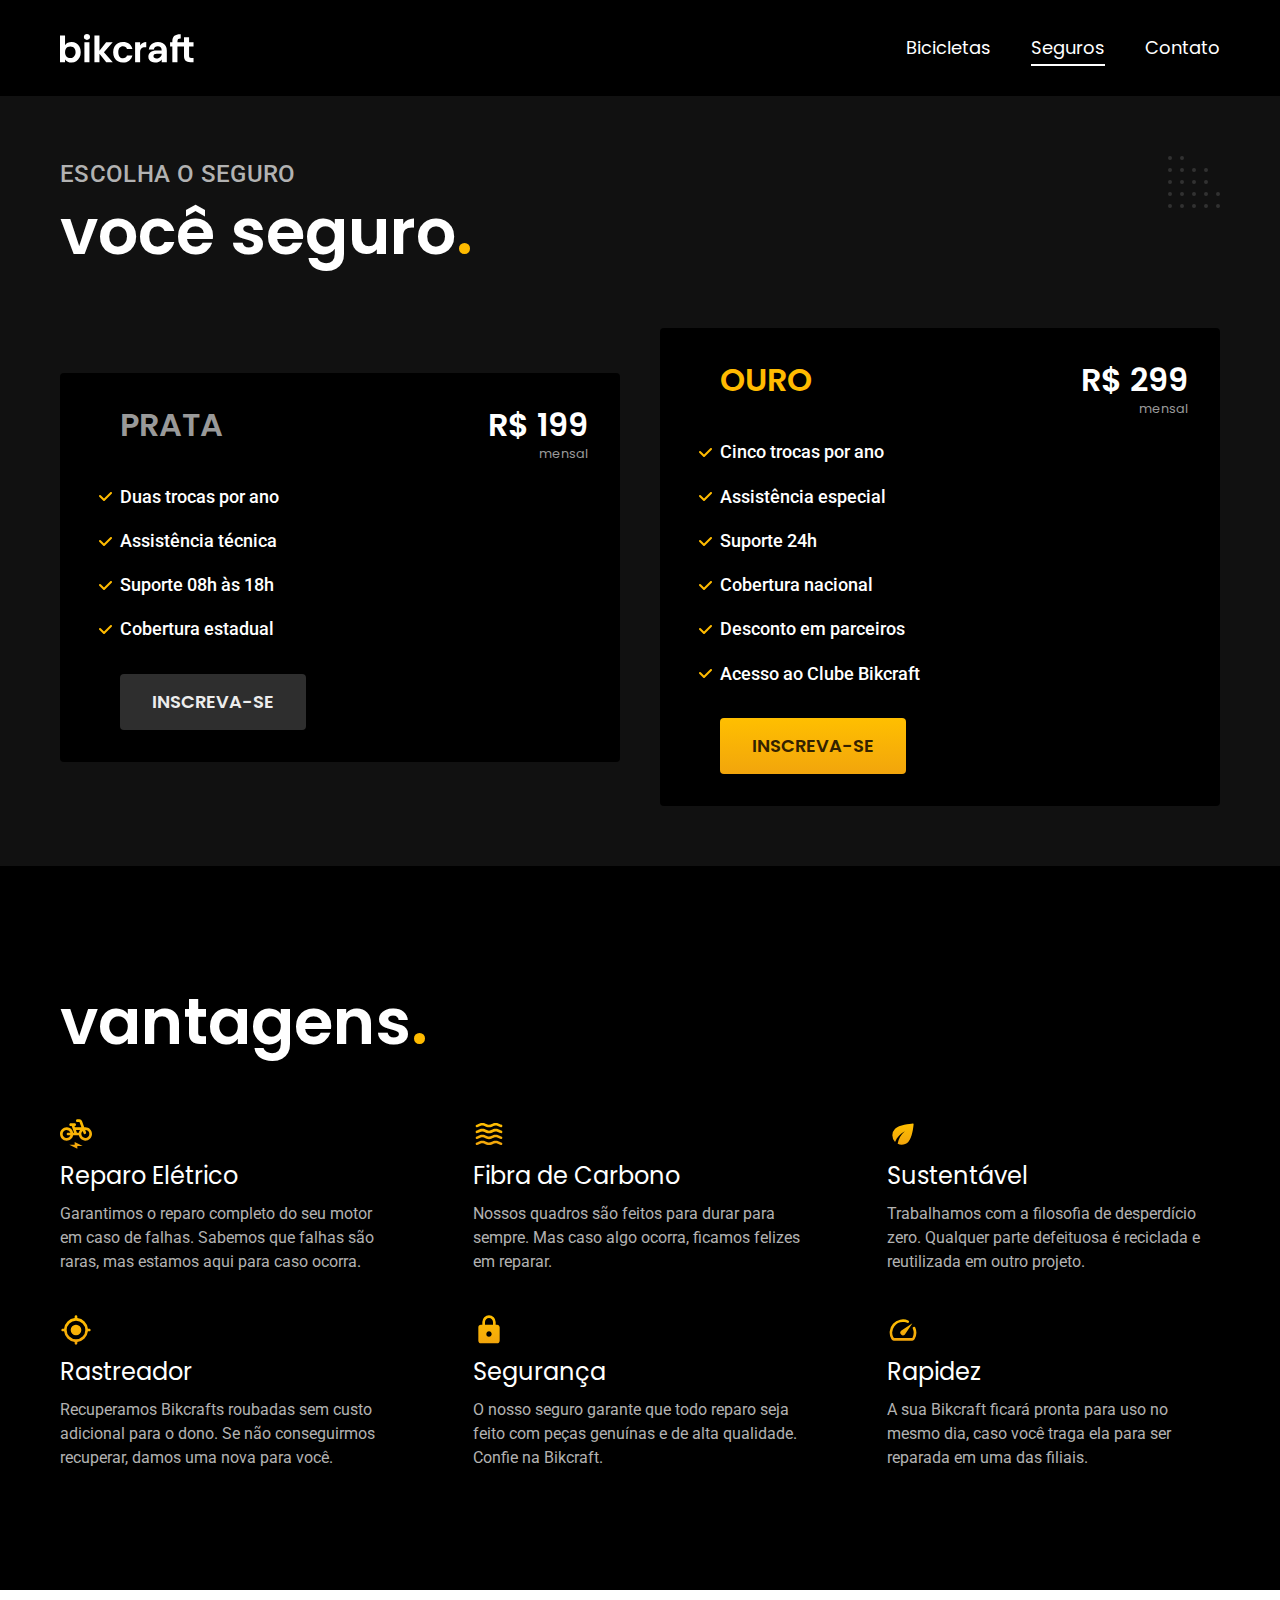
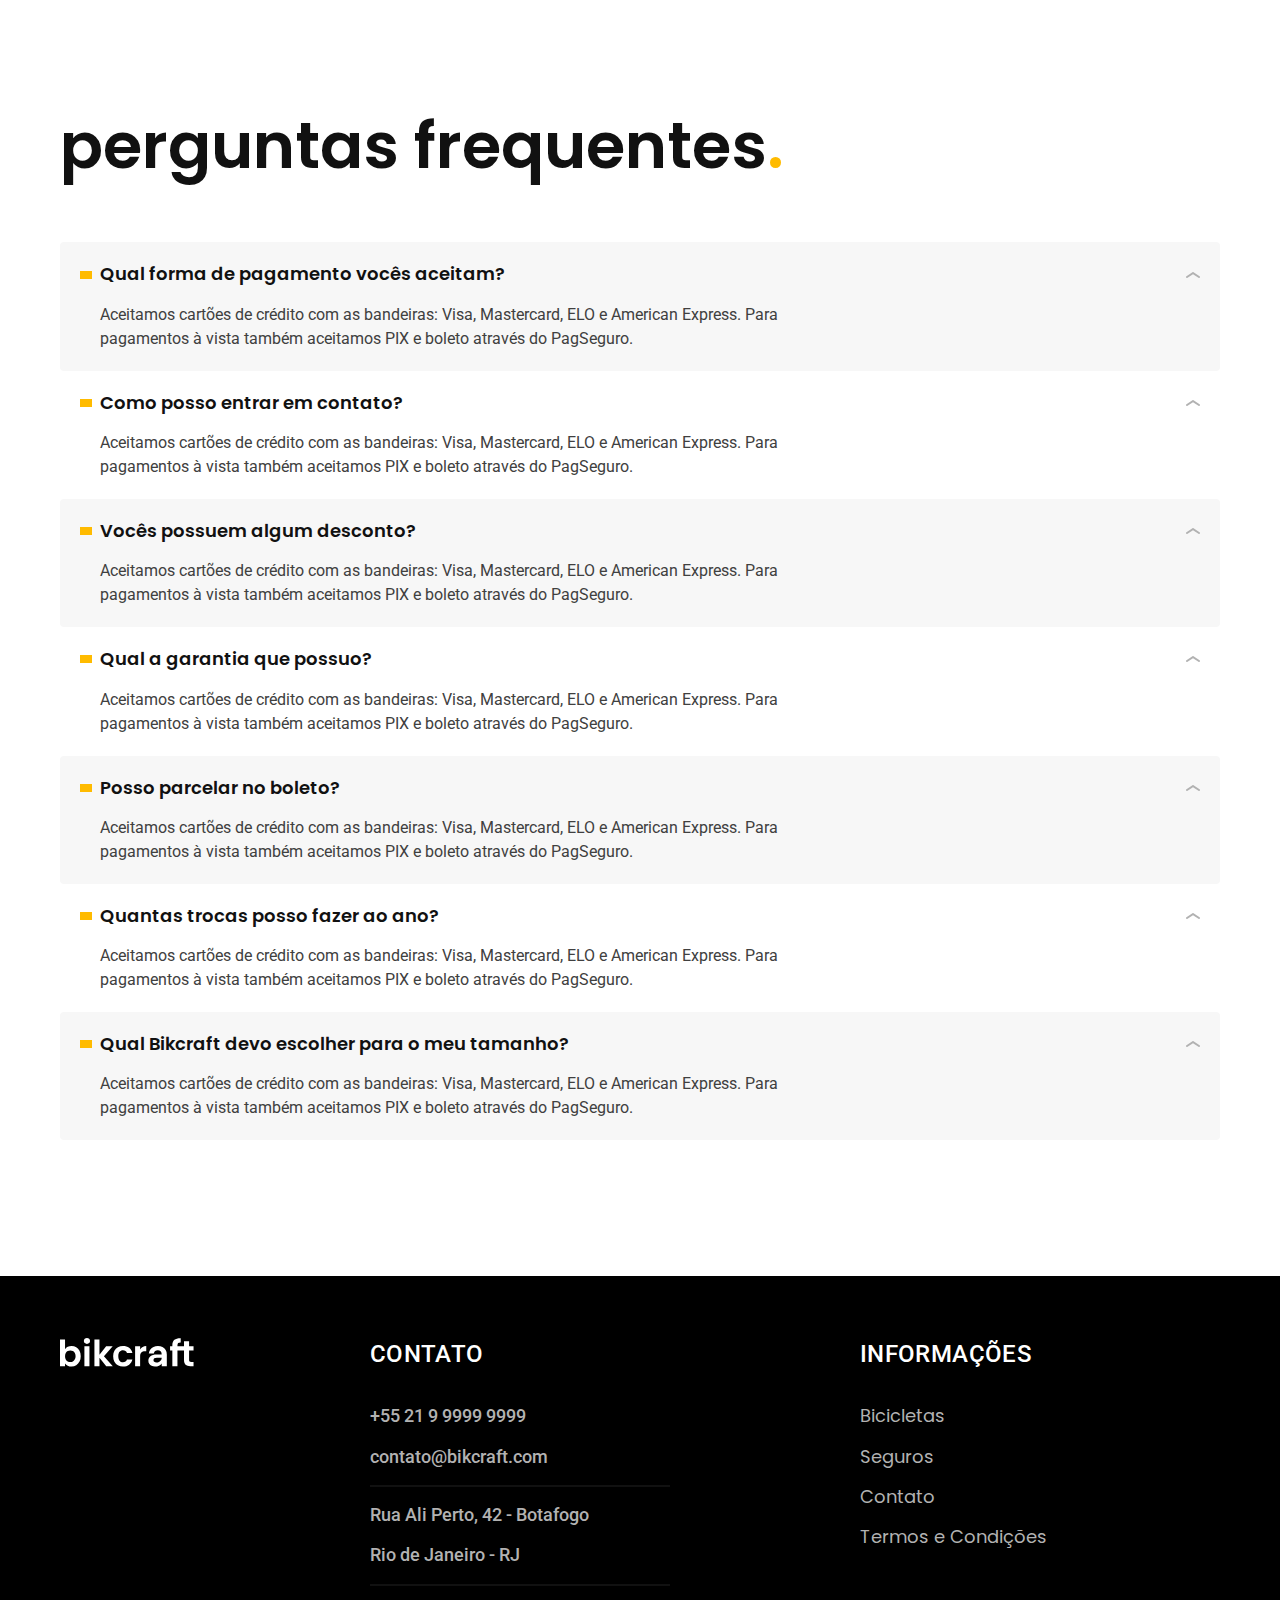
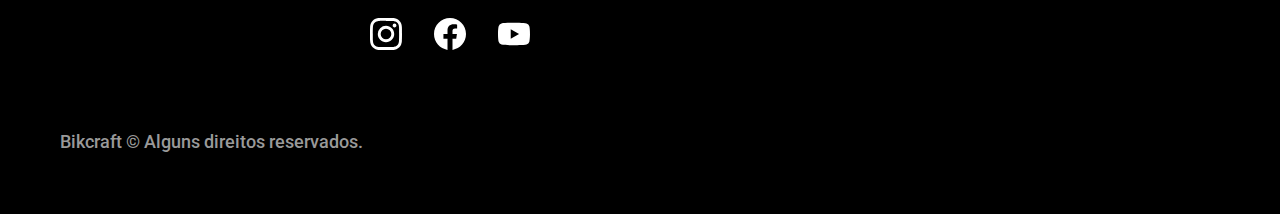
<file: seguros.html>
<!DOCTYPE html>
<html lang="pt-br">
  <head>
    <meta charset="UTF-8" />
    <meta http-equiv="X-UA-Compatible" content="IE=edge" />
    <meta name="viewport" content="width=device-width, initial-scale=1.0" />
    <title>Seguros | Bikcraft</title>
    <meta name="description" content="Seguros." />

     <link rel="preload" href="./CSS/style.css" as="style">
    <link rel="stylesheet" href="./CSS/style.css" />

    <link rel="preconnect" href="https://fonts.googleapis.com" />
    <link rel="preconnect" href="https://fonts.gstatic.com" crossorigin />
    <link
      href="https://fonts.googleapis.com/css2?family=Merriweather:ital,wght@1,900&family=Poppins:wght@400;600&family=Roboto:wght@400;500&display=swap"
      rel="stylesheet"
    />
  </head>
  <body id="seguros">
    <header class="header-bg">
      <div class="header container">
        <a href="./">
          <img src="./img/bikcraft.svg" alt="Bikcraft" />
        </a>

        <nav aria-label="primaria">
          <ul class="header-menu font-1-m cor-0">
            <li><a href="./bicicletas.html">Bicicletas</a></li>
            <li><a href="./seguros.html">Seguros</a></li>
            <li><a href="./contato.html">Contato</a></li>
          </ul>
        </nav>
      </div>
    </header>

    <main class="seguros-bg">

      <div class="titulo-bg">
        <div class="titulo container">
          <p class="font-2-l-b cor-5">Escolha o seguro</p>
          <h1 class="font-1-xxl cor-0">você seguro<span class="cor-p1">.<span></h1>
        </div>
      </div>

      
        <div class="seguros container">
          <div class="seguros-item">
            <h3 class="font-1-xl cor-6">PRATA</h3>
            <span class="font-1-xl cor-0"
              >R$ 199 <span class="font-1-xs cor-6">mensal</span></span
            >
            <ul class="font-2-m cor-0">
              <li>Duas trocas por ano</li>
              <li>Assistência técnica</li>
              <li>Suporte 08h às 18h</li>
              <li>Cobertura estadual</li>
            </ul>
            <a class="botao secundario" href="./orcamento.html?tipo=seguro&produto=prata">Inscreva-se</a>
          </div>
  
          <div class="seguros-item">
            <h3 class="font-1-xl cor-p1">OURO</h3>
            <span class="font-1-xl cor-0"
              >R$ 299 <span class="font-1-xs cor-6">mensal</span></span
            >
            <ul class="font-2-m cor-0">
              <li>Cinco trocas por ano</li>
              <li>Assistência especial</li>
              <li>Suporte 24h</li>
              <li>Cobertura nacional</li>
              <li>Desconto em parceiros</li>
              <li>Acesso ao Clube Bikcraft</li>
            </ul>
            <a class="botao" href="./orcamento.html?tipo=seguro&produto=ouro">Inscreva-se</a>
            
          </div>
        </div>
      
      

    </main>

    <article class="vantagens-bg">
      <div class="vantagens container">
        <h2 class="font-1-xxl cor-0">vantagens<span class="cor-p1">.</span> </h2>
        <ul>
          <li>
            <img src="./img/icones/eletrica.svg" alt="">
            <h3 class="font-1-l cor-0">Reparo Elétrico</h3>
            <p class="font-2-s cor-5">Garantimos o reparo completo do seu motor em caso de falhas. Sabemos que falhas são raras, mas estamos aqui para caso ocorra.</p>
          </li>

          <li>
            <img src="./img/icones/carbono.svg" alt="">
            <h3 class="font-1-l cor-0">Fibra de Carbono</h3>
            <p class="font-2-s cor-5">Nossos quadros são feitos para durar para sempre. Mas caso algo ocorra, ficamos felizes em reparar.</p>
          </li>

          <li>
            <img src="./img/icones/sustentavel.svg" alt="">
            <h3 class="font-1-l cor-0">Sustentável</h3>
            <p class="font-2-s cor-5">Trabalhamos com a filosofia de desperdício zero. Qualquer parte defeituosa é reciclada e reutilizada em outro projeto.</p>
          </li>

          <li>
            <img src="./img/icones/rastreador.svg" alt="">
            <h3 class="font-1-l cor-0">Rastreador</h3>
            <p class="font-2-s cor-5">Recuperamos Bikcrafts roubadas sem custo adicional para o dono. Se não conseguirmos recuperar, damos uma nova para você.</p>
          </li>

          <li>
            <img src="./img/icones/seguro.svg" alt="">
            <h3 class="font-1-l cor-0">Segurança</h3>
            <p class="font-2-s cor-5">O nosso seguro garante que todo reparo seja feito com peças genuínas e de alta qualidade. Confie na Bikcraft.</p>
          </li>

          <li>
            <img src="./img/icones/velocidade.svg" alt="">
            <h3 class="font-1-l cor-0">Rapidez</h3>
            <p class="font-2-s cor-5">A sua Bikcraft ficará pronta para uso no mesmo dia, caso você traga ela para ser reparada em uma das filiais.</p>
          </li>


        </ul>
      </div>
    </article>

    <article class="perguntas container">
      <h2 class="font-1-xxl">perguntas frequentes<span class="cor-p1">.</span> </h2>

      <dl>
        <div>
          <dt class="font-1-m-b">Qual forma de pagamento vocês aceitam?</dt>
          <dd class="font-2-s cor-9">Aceitamos cartões de crédito com as bandeiras: Visa, Mastercard, ELO e American Express. Para pagamentos à vista também aceitamos PIX e boleto através do PagSeguro.</dd>
        </div>

        <div>
          <dt class="font-1-m-b">Como posso entrar em contato?</dt>
          <dd class="font-2-s cor-9">Aceitamos cartões de crédito com as bandeiras: Visa, Mastercard, ELO e American Express. Para pagamentos à vista também aceitamos PIX e boleto através do PagSeguro.</dd>
        </div>

        <div>
          <dt class="font-1-m-b">Vocês possuem algum desconto?</dt>
          <dd class="font-2-s cor-9">Aceitamos cartões de crédito com as bandeiras: Visa, Mastercard, ELO e American Express. Para pagamentos à vista também aceitamos PIX e boleto através do PagSeguro.</dd>
        </div>

        <div>
          <dt class="font-1-m-b">Qual a garantia que possuo?</dt>
          <dd class="font-2-s cor-9">Aceitamos cartões de crédito com as bandeiras: Visa, Mastercard, ELO e American Express. Para pagamentos à vista também aceitamos PIX e boleto através do PagSeguro.</dd>
        </div>

        <div>
          <dt class="font-1-m-b">Posso parcelar no boleto?</dt>
          <dd class="font-2-s cor-9">Aceitamos cartões de crédito com as bandeiras: Visa, Mastercard, ELO e American Express. Para pagamentos à vista também aceitamos PIX e boleto através do PagSeguro.</dd>
        </div>

        <div>
          <dt class="font-1-m-b">Quantas trocas posso fazer ao ano?</dt>
          <dd class="font-2-s cor-9">Aceitamos cartões de crédito com as bandeiras: Visa, Mastercard, ELO e American Express. Para pagamentos à vista também aceitamos PIX e boleto através do PagSeguro.</dd>
        </div>

        <div>
          <dt class="font-1-m-b">Qual Bikcraft devo escolher para o meu tamanho?</dt>
          <dd class="font-2-s cor-9">Aceitamos cartões de crédito com as bandeiras: Visa, Mastercard, ELO e American Express. Para pagamentos à vista também aceitamos PIX e boleto através do PagSeguro.</dd>
        </div>

      </dl>
    </article>

    <footer class="footer-bg">
      <div class="footer container">
        <img src="./img/bikcraft.svg" alt="Bikcraft" />
        <div class="footer-contato">
          <h3 class="font-2-l-b cor-0">Contato</h3>
          <ul class="font-2-m cor-5">
            <li><a href="tel:+5521999999999">+55 21 9 9999 9999</a></li>
            <li><a href="mailto">contato@bikcraft.com</a></li>
            <li>Rua Ali Perto, 42 - Botafogo</li>
            <li>Rio de Janeiro - RJ</li>
          </ul>
          <div class="footer-redes">
            <a href="./"
              ><img src="./img/redes/instagram.svg" alt="instagram"
            /></a>
            <a href="./"
              ><img src="./img/redes/facebook.svg" alt="facebook"
            /></a>
            <a href="./"><img src="./img/redes/youtube.svg" alt="youtube" /></a>
          </div>
        </div>
        <div class="footer-informacoes">
          <h3 class="font-2-l-b cor-0">Informações</h3>
          <nav>
            <ul class="font-1-m cor-5">
              <li><a href="./bicicletas.html">Bicicletas</a></li>
              <li><a href="./seguros.html">Seguros</a></li>
              <li><a href="./contato.html">Contato</a></li>
              <li><a href="./termos.html">Termos e Condições</a></li>
            </ul>
          </nav>
        </div>
        <p class="footer-copy font-2-m cor-6">
          Bikcraft © Alguns direitos reservados.
        </p>
      </div>
    </footer>
      <script src="./js/script.js"></script>
    
  </body>
</html>
</file>
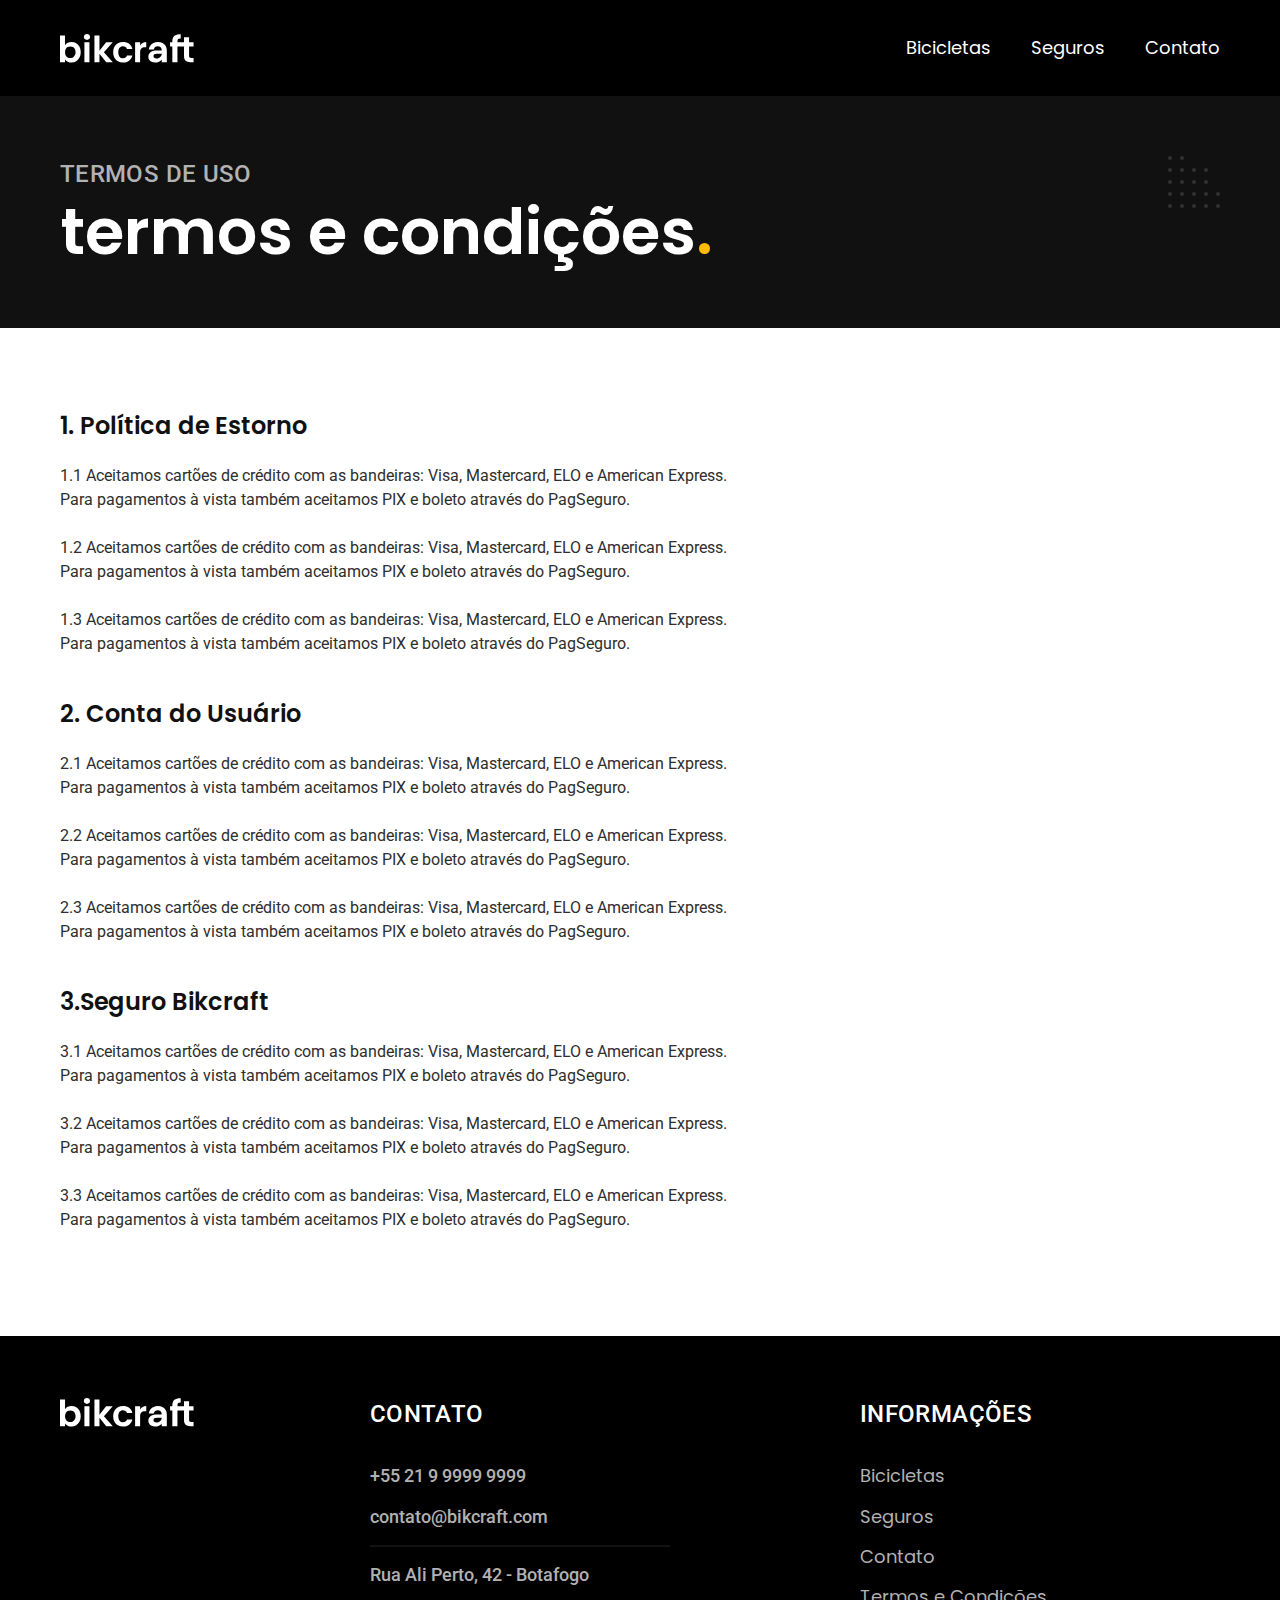
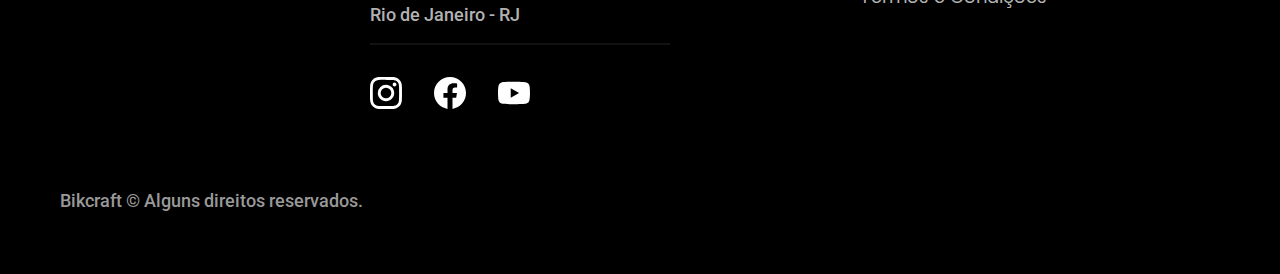
<file: termos.html>
<!DOCTYPE html>
<html lang="pt-br">
  <head>
    <meta charset="UTF-8" />
    <meta http-equiv="X-UA-Compatible" content="IE=edge" />
    <meta name="viewport" content="width=device-width, initial-scale=1.0" />
    <title>Termos e Condições | Bikcraft</title>
    <meta name="description" content="Termos e Condições." />

     <link rel="preload" href="./CSS/style.css" as="style">
    <link rel="stylesheet" href="./CSS/style.css" />

    <link rel="preconnect" href="https://fonts.googleapis.com" />
    <link rel="preconnect" href="https://fonts.gstatic.com" crossorigin />
    <link
      href="https://fonts.googleapis.com/css2?family=Merriweather:ital,wght@1,900&family=Poppins:wght@400;600&family=Roboto:wght@400;500&display=swap"
      rel="stylesheet"
    />
  </head>
  <body id="termos">
    <header class="header-bg">
      <div class="header container">
        <a href="./">
          <img src="./img/bikcraft.svg" alt="Bikcraft" />
        </a>

        <nav aria-label="primaria">
          <ul class="header-menu font-1-m cor-0">
            <li><a href="./bicicletas.html">Bicicletas</a></li>
            <li><a href="./seguros.html">Seguros</a></li>
            <li><a href="./contato.html">Contato</a></li>
          </ul>
        </nav>
      </div>
    </header>

    <main>

      <div class="titulo-bg">
        <div class="titulo container">
          <p class="font-2-l-b cor-5">Termos de uso</p>
          <h1 class="font-1-xxl cor-0">termos e condições<span class="cor-p1">.<span></h1>
        </div>
      </div>

      <div class="termos font-2-s cor-10 container">
        <h2 class="font-1-l cor-11">1. Política de Estorno</h2>
        <p>
          1.1 Aceitamos cartões de crédito com as bandeiras: Visa, Mastercard, ELO e American Express. Para pagamentos à vista também aceitamos PIX e boleto através do PagSeguro.
        </p>
        <p>
          1.2 Aceitamos cartões de crédito com as bandeiras: Visa, Mastercard, ELO e American Express. Para pagamentos à vista também aceitamos PIX e boleto através do PagSeguro.
        </p>
        <p>
          1.3 Aceitamos cartões de crédito com as bandeiras: Visa, Mastercard, ELO e American Express. Para pagamentos à vista também aceitamos PIX e boleto através do PagSeguro.
        </p>

        <h2 class="font-1-l cor-11">2. Conta do  Usuário</h2>
        <p>
          2.1 Aceitamos cartões de crédito com as bandeiras: Visa, Mastercard, ELO e American Express. Para pagamentos à vista também aceitamos PIX e boleto através do PagSeguro.
        </p>
        <p>
          2.2 Aceitamos cartões de crédito com as bandeiras: Visa, Mastercard, ELO e American Express. Para pagamentos à vista também aceitamos PIX e boleto através do PagSeguro.
        </p>
        <p>
          2.3 Aceitamos cartões de crédito com as bandeiras: Visa, Mastercard, ELO e American Express. Para pagamentos à vista também aceitamos PIX e boleto através do PagSeguro.
        </p>

        <h2 class="font-1-l cor-11">3.Seguro Bikcraft</h2>
        <p>
          3.1 Aceitamos cartões de crédito com as bandeiras: Visa, Mastercard, ELO e American Express. Para pagamentos à vista também aceitamos PIX e boleto através do PagSeguro.
        </p>
        <p>
          3.2 Aceitamos cartões de crédito com as bandeiras: Visa, Mastercard, ELO e American Express. Para pagamentos à vista também aceitamos PIX e boleto através do PagSeguro.
        </p>
        <p>
          3.3 Aceitamos cartões de crédito com as bandeiras: Visa, Mastercard, ELO e American Express. Para pagamentos à vista também aceitamos PIX e boleto através do PagSeguro.
        </p>

      </div>

    </main>

    <footer class="footer-bg">
      <div class="footer container">
        <img src="./img/bikcraft.svg" alt="Bikcraft" />
        <div class="footer-contato">
          <h3 class="font-2-l-b cor-0">Contato</h3>
          <ul class="font-2-m cor-5">
            <li><a href="tel:+5521999999999">+55 21 9 9999 9999</a></li>
            <li><a href="mailto">contato@bikcraft.com</a></li>
            <li>Rua Ali Perto, 42 - Botafogo</li>
            <li>Rio de Janeiro - RJ</li>
          </ul>
          <div class="footer-redes">
            <a href="./"
              ><img src="./img/redes/instagram.svg" alt="instagram"
            /></a>
            <a href="./"
              ><img src="./img/redes/facebook.svg" alt="facebook"
            /></a>
            <a href="./"><img src="./img/redes/youtube.svg" alt="youtube" /></a>
          </div>
        </div>
        <div class="footer-informacoes">
          <h3 class="font-2-l-b cor-0">Informações</h3>
          <nav>
            <ul class="font-1-m cor-5">
              <li><a href="./bicicletas.html">Bicicletas</a></li>
              <li><a href="./seguros.html">Seguros</a></li>
              <li><a href="./contato.html">Contato</a></li>
              <li><a href="./termos.html">Termos e Condições</a></li>
            </ul>
          </nav>
        </div>
        <p class="footer-copy font-2-m cor-6">
          Bikcraft © Alguns direitos reservados.
        </p>
      </div>
    </footer>
      <script src="./js/script.js"></script>
    
  </body>
</html>
</file>
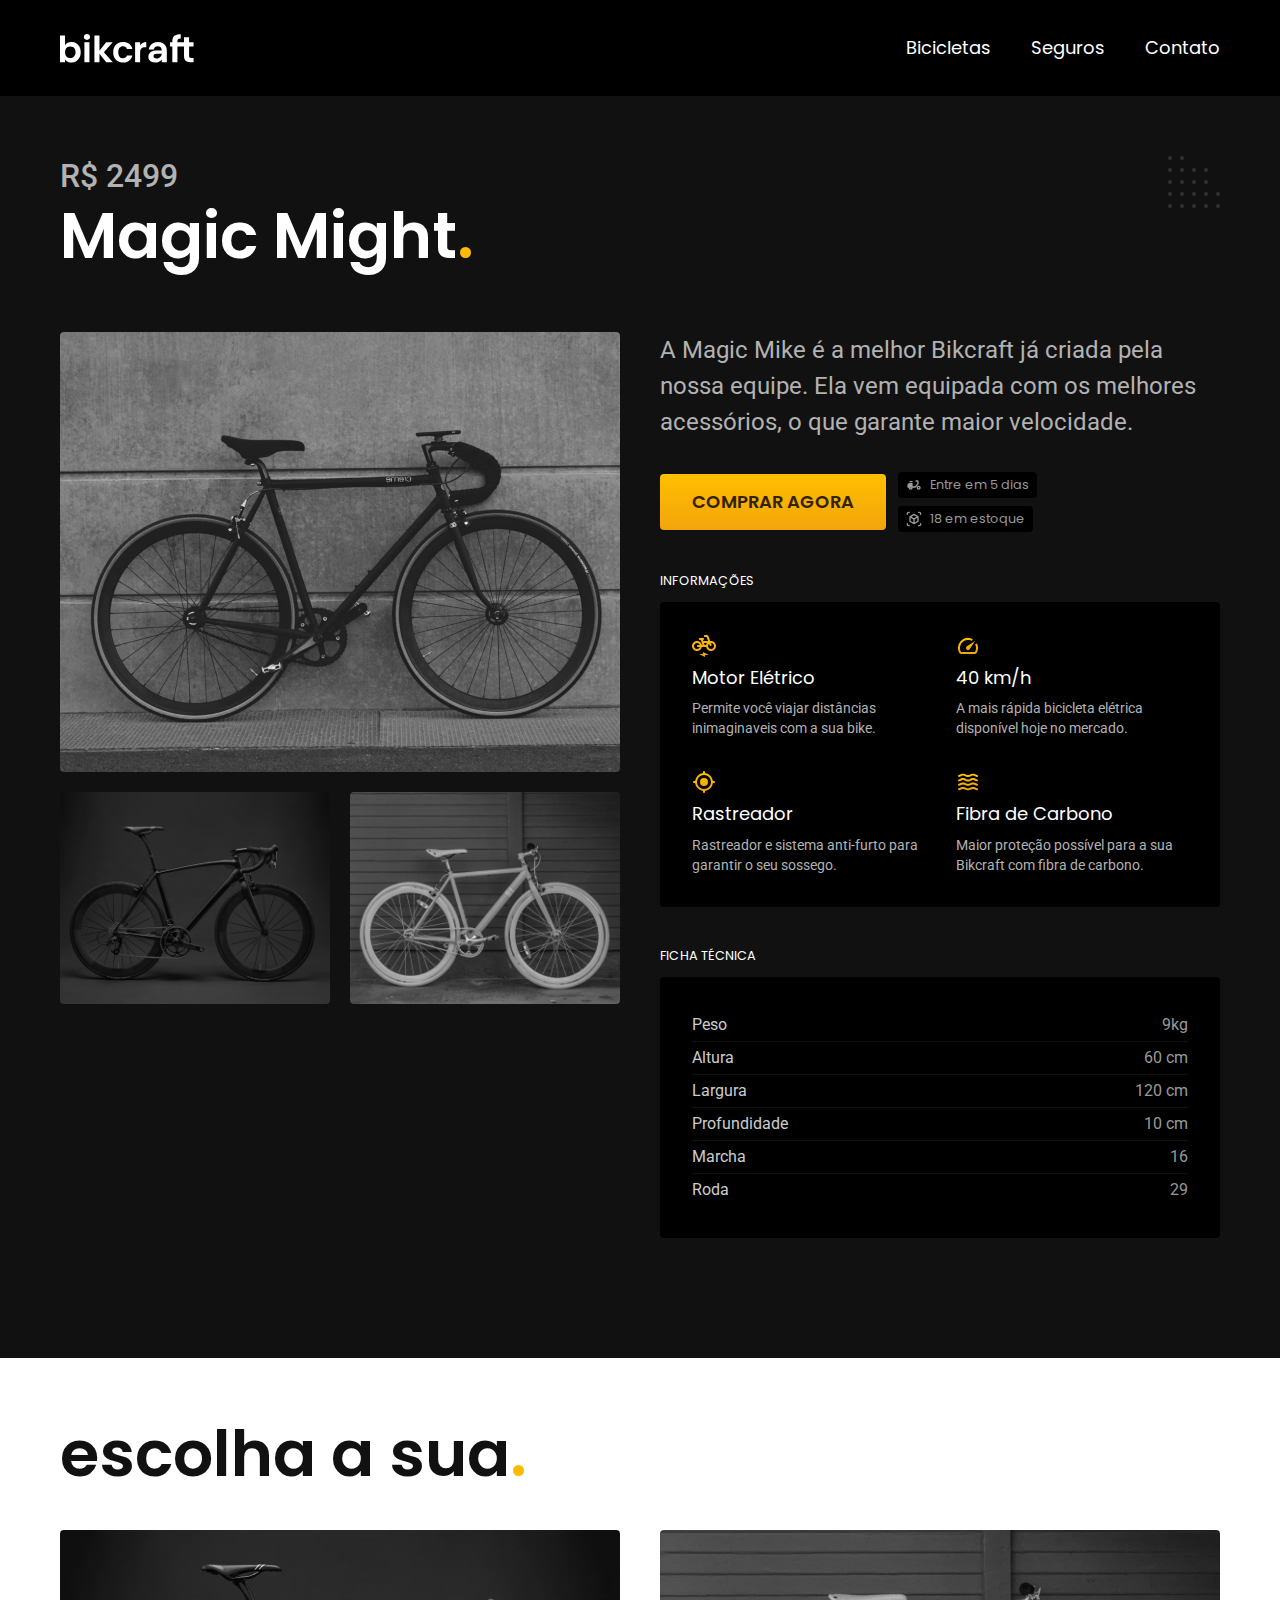
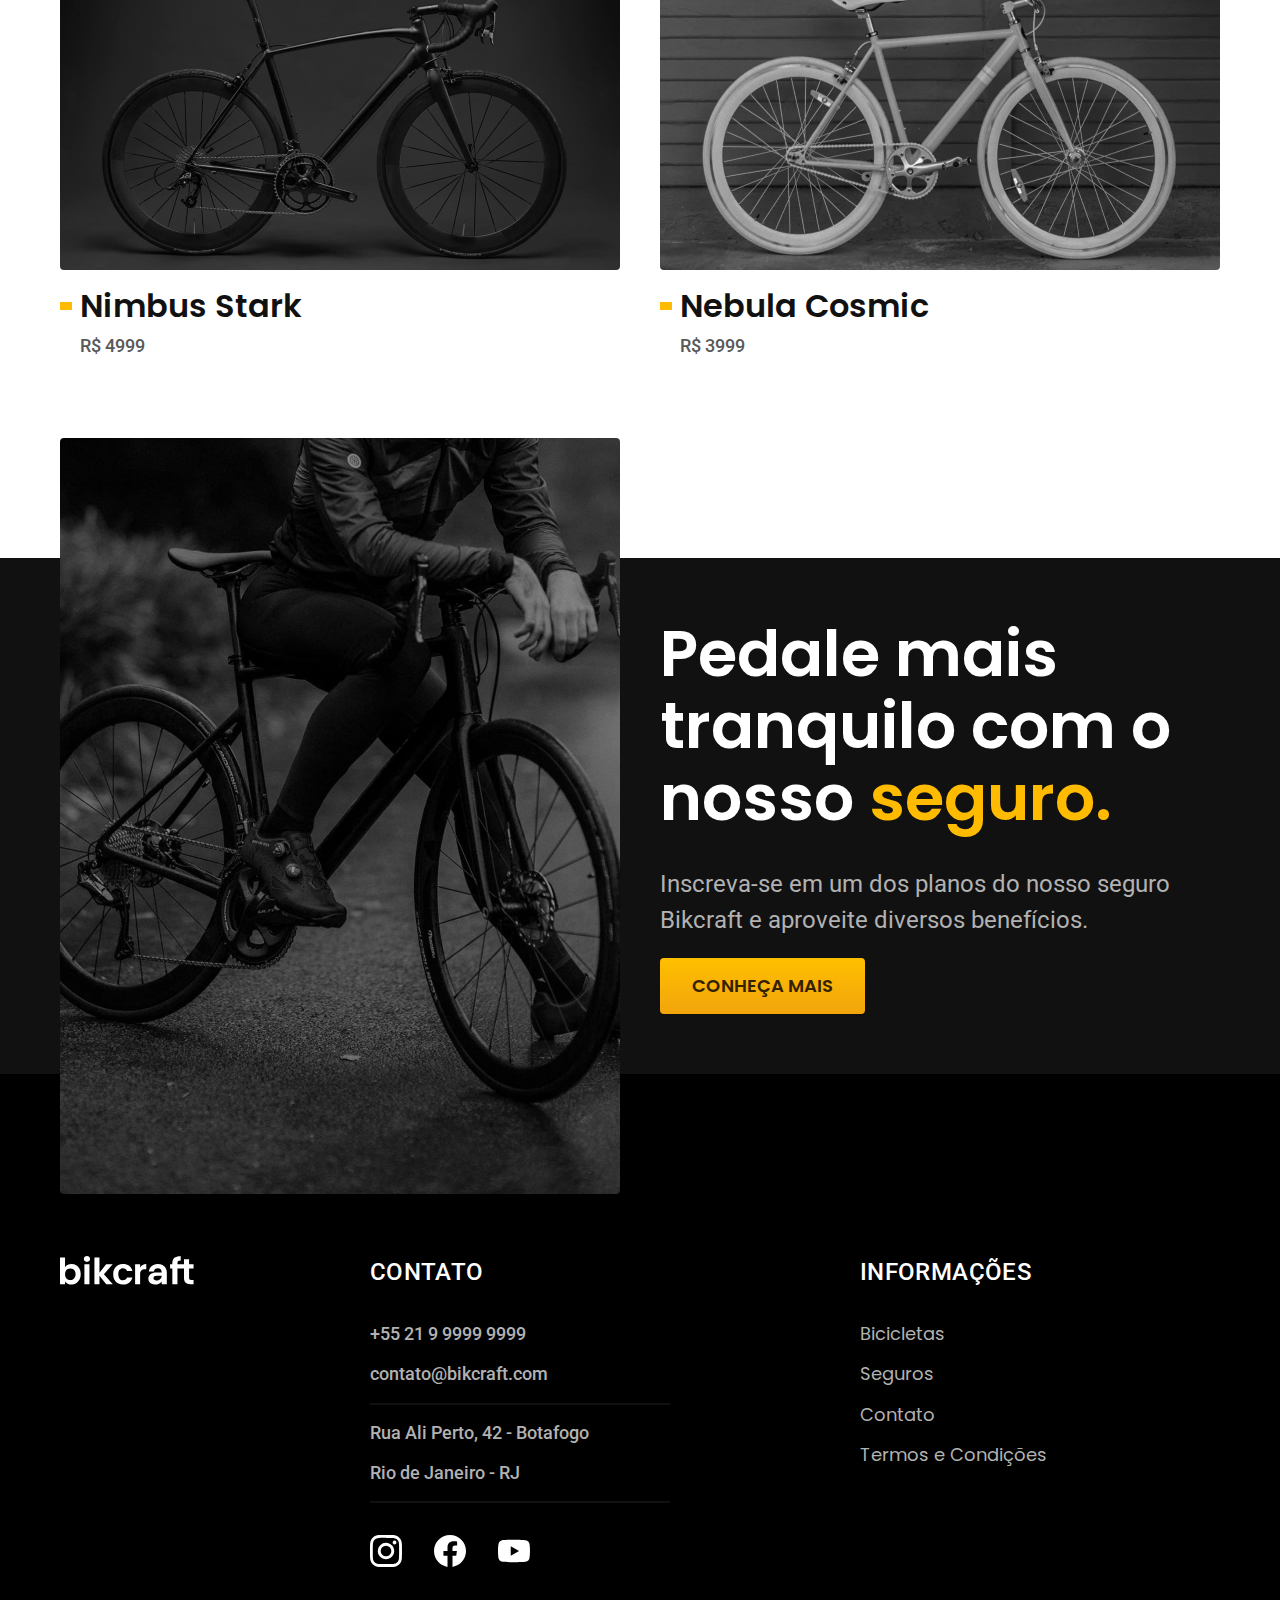
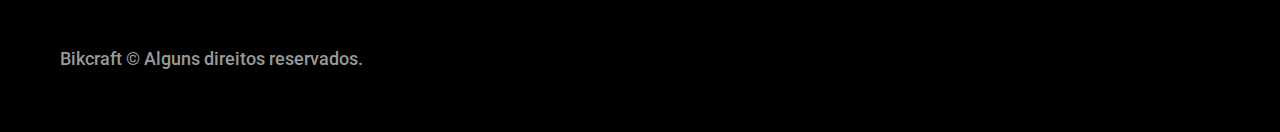
<file: bicicletas/magic.html>
<!DOCTYPE html>
<html lang="pt-br">
  <head>
    <meta charset="UTF-8" />
    <meta http-equiv="X-UA-Compatible" content="IE=edge" />
    <meta name="viewport" content="width=device-width, initial-scale=1.0" />
    <title>Magic Might | Bikcraft</title>
    <meta name="description" content="Bicicleta Magic Might" />

    <link rel="stylesheet" href="../CSS/style.css" />

    <link rel="preconnect" href="https://fonts.googleapis.com" />
    <link rel="preconnect" href="https://fonts.gstatic.com" crossorigin />
    <link
      href="https://fonts.googleapis.com/css2?family=Merriweather:ital,wght@1,900&family=Poppins:wght@400;600&family=Roboto:wght@400;500&display=swap"
      rel="stylesheet"
    />
  </head>
  <body id="bicicleta">
    <header class="header-bg">
      <div class="header container">
        <a href="../">
          <img src="../img/bikcraft.svg" alt="Bikcraft" />
        </a>

        <nav aria-label="primaria">
          <ul class="header-menu font-1-m cor-0">
            <li><a href="../bicicletas.html">Bicicletas</a></li>
            <li><a href="../seguros.html">Seguros</a></li>
            <li><a href="../contato.html">Contato</a></li>
          </ul>
        </nav>
      </div>
    </header>

    <main class="titulo-bg">

      <div>
        <div class="titulo container">
          <p class="font-2-xl cor-5">R$ 2499</p>
          <h1 class="font-1-xxl cor-0">Magic Might<span class="cor-p1">. 
          <span></h1>
        </div>
      </div>
      <div class="bicicleta container">
        <div class="bicicleta-imagens">
          <img src="../img/bicicleta/nimbus2.jpg" alt="Bicicleta2">
          <img src="../img/bicicleta/nimbus1.jpg" alt="Bicicleta1">
          <img src="../img/bicicleta/nimbus3.jpg" alt="Bicicleta3">
        </div>
        <div class="bicicleta-conteudo">
          <p class="font-2-l cor-5">A Magic Mike é a melhor Bikcraft já criada pela nossa equipe. Ela vem equipada com os melhores acessórios, o que garante maior velocidade.</p>
          <div class="bicicleta-comprar">
            <a class="botao" href="../orcamento.html?tipo=bikcraft&produto=magic">Comprar Agora</a>
            <span class="font-1-xs cor-6"><img src="../img/icones/entrega.svg" alt=""> Entre em 5 dias</span>
            <span class="font-1-xs cor-6"><img src="../img/icones/estoque.svg" alt=""> 18 em estoque</span>
          </div>
          
          <h2 class="font-1-xs cor-0">Informações</h2>
          <ul class="bicicleta-informacoes">
            <li>
              <img src="../img/icones/eletrica.svg" alt="">
              <h3 class="font-1-m cor-0">Motor Elétrico</h3>
              <p class="font-2-xs cor-5">Permite você viajar distâncias inimaginaveis com a sua bike.</p>
            </li>

            <li>
              <img src="../img/icones/velocidade.svg" alt="">
              <h3 class="font-1-m cor-0">40 km/h</h3>
              <p class="font-2-xs cor-5"> A mais rápida bicicleta elétrica disponível hoje no mercado.</p>
            </li>

            <li>
              <img src="../img/icones/rastreador.svg" alt="">
              <h3 class="font-1-m cor-0">Rastreador</h3>
              <p class="font-2-xs cor-5">Rastreador e sistema anti-furto para garantir o seu sossego.</p>
            </li>

            <li>
              <img src="../img/icones/carbono.svg" alt="">
              <h3 class="font-1-m cor-0">Fibra de Carbono</h3>
              <p class="font-2-xs cor-5">Maior proteção possível para a sua Bikcraft com fibra de carbono.</p>
            </li>
          </ul>

          <h2 class="font-1-xs cor-0">Ficha Técnica</h2>
          <ul class="bicicleta-ficha font-2-s cor-4">
            <li>Peso <span>9kg</span></li>
            <li>Altura <span>60 cm</span></li>
            <li>Largura <span>120 cm</span></li>
            <li>Profundidade <span>10 cm</span></li>
            <li>Marcha <span>16</span></li>
            <li>Roda <span>29</span></li>
          </ul>

        </div>


      </div>

   </main>

   <article class="bicicletas-lista container">
    <h2 class=" font-1-xxl">
      escolha a sua<span class="cor-p1">.</span>
    </h2>

    <ul>
      <li>
        <a href="./nimbus.html">
          <img src="../img/bicicletas/nimbus.jpg" alt="Bicicleta Preta" />
          <h3 class="font-1-xl">Nimbus Stark</h3>
          <span class="font-2-m cor-8">R$ 4999</span>
        </a>
      </li>

      <li>
        <a href="./nebula.html">
          <img src="../img/bicicletas/nebula.jpg" alt="Bicicleta Preta" />
          <h3 class="font-1-xl">Nebula Cosmic</h3>
          <span class="font-2-m cor-8">R$ 3999</span>
        </a>
      </li>
    </ul>
  </article>

  <article class="seguro-bg">
    <div class="seguro container">
      <div class="seguro-imagem">
        <img src="../img/fotos/seguros.jpg" alt="Pessoa para em cima de uma bicicleta.">
      </div>
      <div class="seguro-conteudo">
        <h2 class="font-1-xxl cor-0">Pedale mais tranquilo com o nosso <span class="cor-p1">seguro.<span></h2>
        <p class="font-2-l cor-5">Inscreva-se em um dos planos do nosso seguro Bikcraft e aproveite diversos benefícios.</p>
        <a class="botao" href="../seguros.html">CONHEÇA MAIS</a>
      </div>
    </div>
  </article>
  
    <footer class="footer-bg">
      <div class="footer container">
        <img src="../img/bikcraft.svg" alt="Bikcraft" />
        <div class="footer-contato">
          <h3 class="font-2-l-b cor-0">Contato</h3>
          <ul class="font-2-m cor-5">
            <li><a href="tel:+5521999999999">+55 21 9 9999 9999</a></li>
            <li><a href="mailto">contato@bikcraft.com</a></li>
            <li>Rua Ali Perto, 42 - Botafogo</li>
            <li>Rio de Janeiro - RJ</li>
          </ul>
          <div class="footer-redes">
            <a href="../"
              ><img src="../img/redes/instagram.svg" alt="instagram"
            /></a>
            <a href="../"
              ><img src="../img/redes/facebook.svg" alt="facebook"
            /></a>
            <a href="../"><img src="../img/redes/youtube.svg" alt="youtube" /></a>
          </div>
        </div>
        <div class="footer-informacoes">
          <h3 class="font-2-l-b cor-0">Informações</h3>
          <nav>
            <ul class="font-1-m cor-5">
              <li><a href="../bicicletas.html">Bicicletas</a></li>
              <li><a href="../seguros.html">Seguros</a></li>
              <li><a href="../contato.html">Contato</a></li>
              <li><a href="../termos.html">Termos e Condições</a></li>
            </ul>
          </nav>
        </div>
        <p class="footer-copy font-2-m cor-6">
          Bikcraft © Alguns direitos reservados.
        </p>
      </div>
    </footer>
      <script src="../js/script.js"></script>
    
  </body>
</html>
</file>
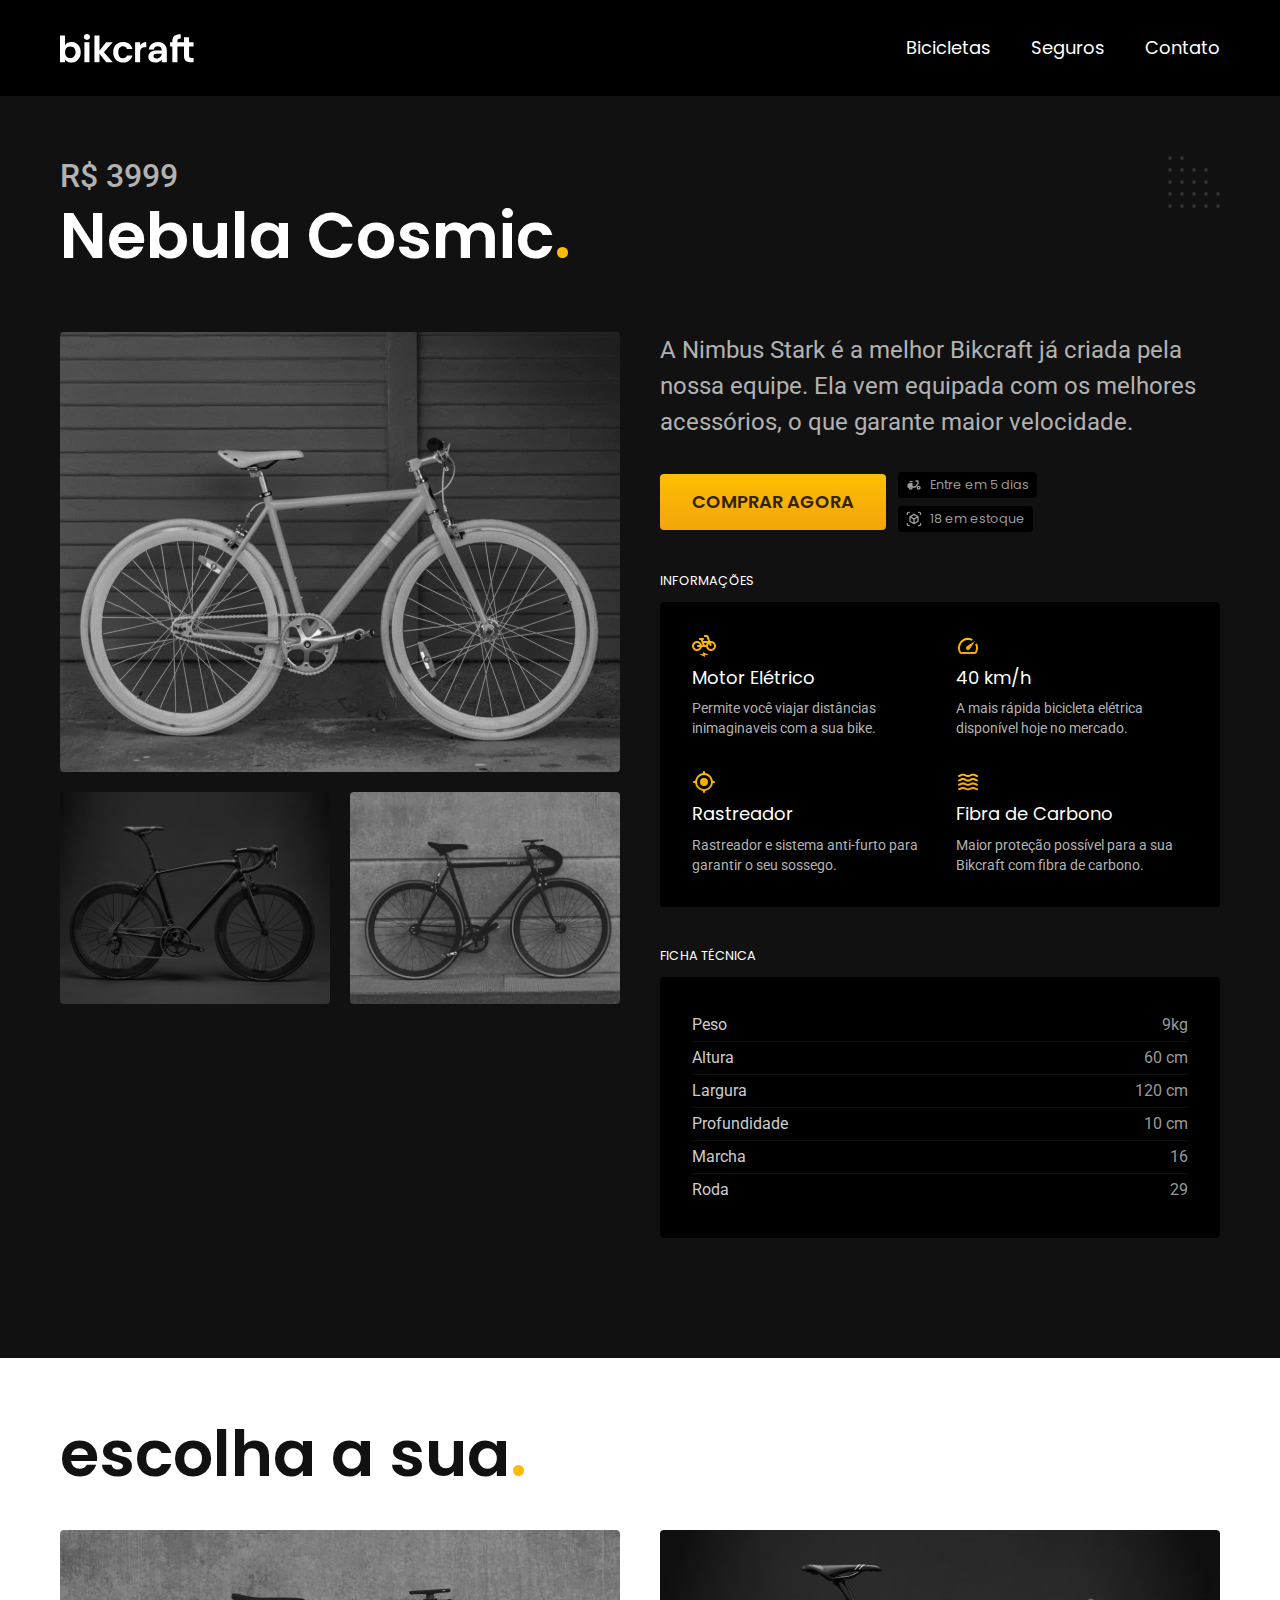
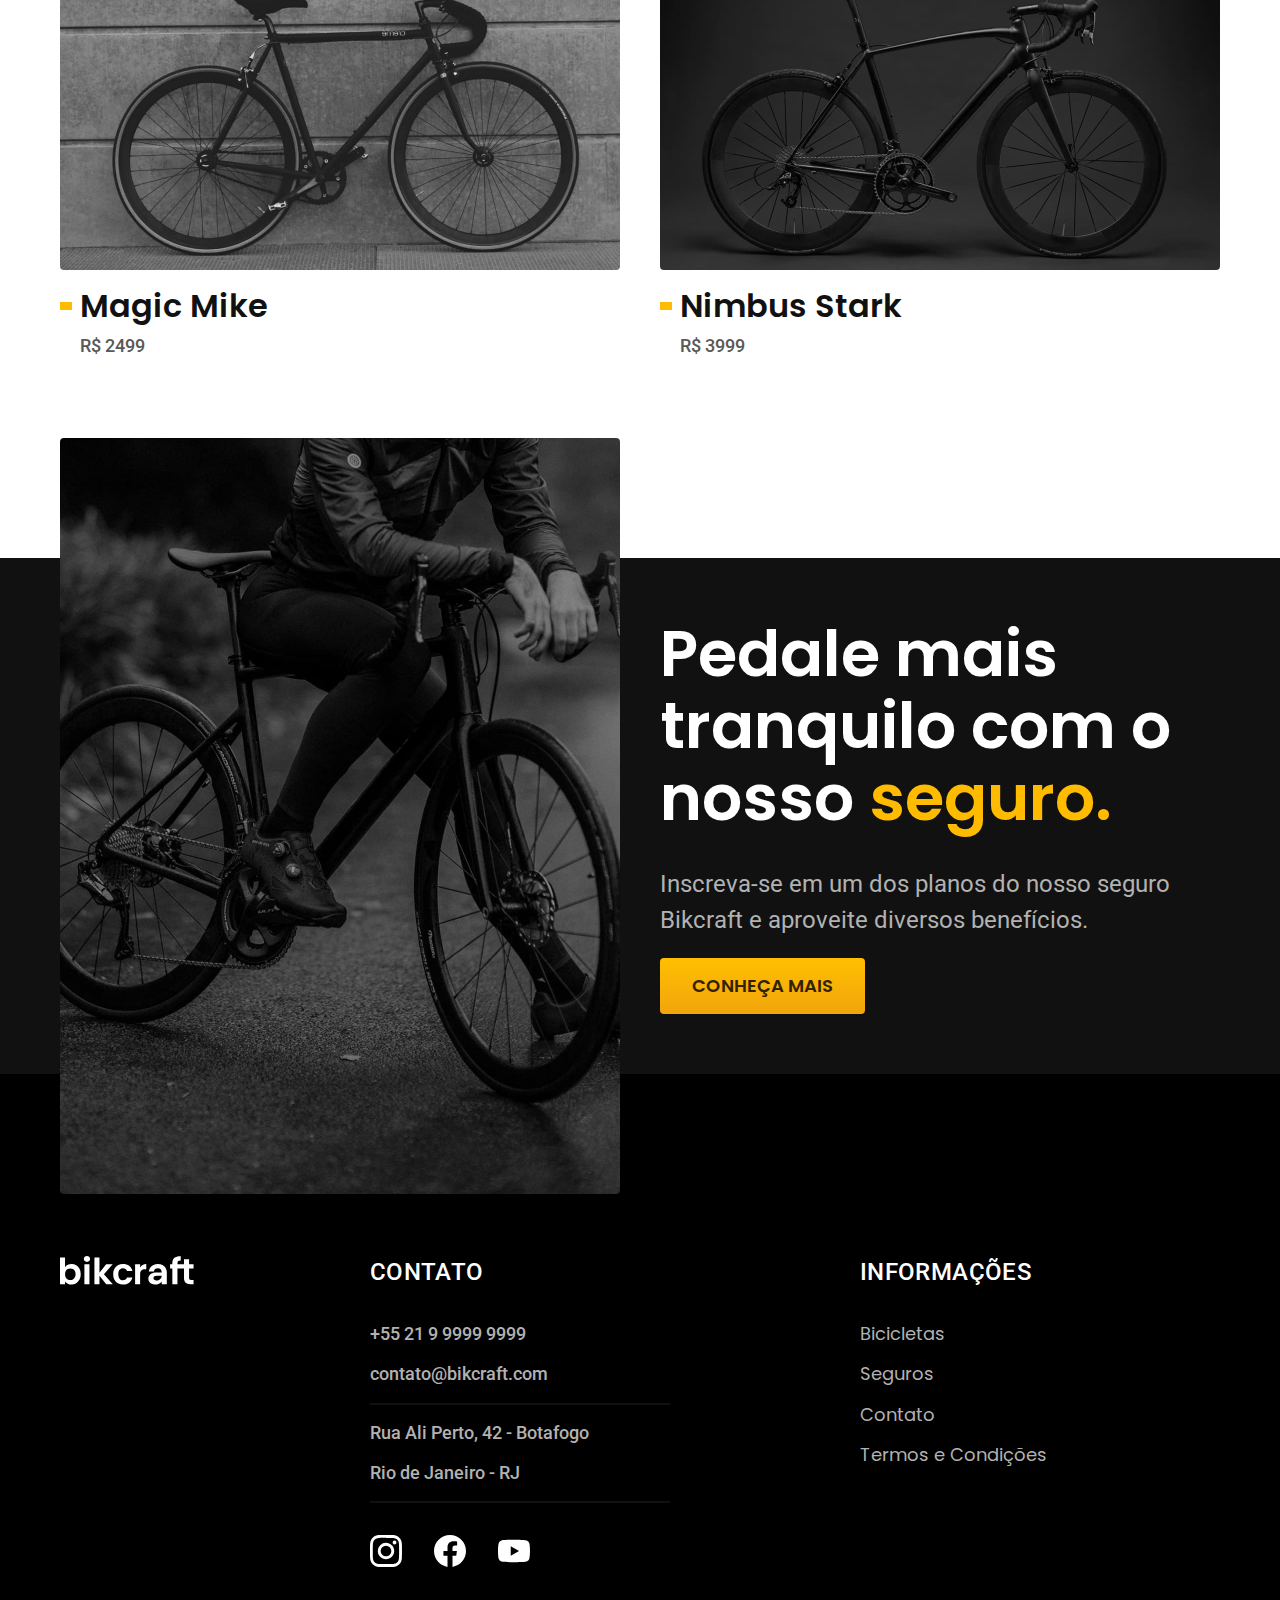
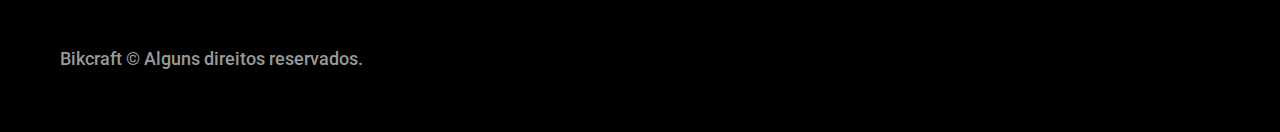
<file: bicicletas/nebula.html>
<!DOCTYPE html>
<html lang="pt-br">
  <head>
    <meta charset="UTF-8" />
    <meta http-equiv="X-UA-Compatible" content="IE=edge" />
    <meta name="viewport" content="width=device-width, initial-scale=1.0" />
    <title>Nebula Cosmic | Bikcraft</title>
    <meta name="description" content="Bicicleta Nebula Cosmic" />

    <link rel="stylesheet" href="../CSS/style.css" />

    <link rel="preconnect" href="https://fonts.googleapis.com" />
    <link rel="preconnect" href="https://fonts.gstatic.com" crossorigin />
    <link
      href="https://fonts.googleapis.com/css2?family=Merriweather:ital,wght@1,900&family=Poppins:wght@400;600&family=Roboto:wght@400;500&display=swap"
      rel="stylesheet"
    />
  </head>
  <body id="bicicleta">
    <header class="header-bg">
      <div class="header container">
        <a href="../">
          <img src="../img/bikcraft.svg" alt="Bikcraft" />
        </a>

        <nav aria-label="primaria">
          <ul class="header-menu font-1-m cor-0">
            <li><a href="../bicicletas.html">Bicicletas</a></li>
            <li><a href="../seguros.html">Seguros</a></li>
            <li><a href="../contato.html">Contato</a></li>
          </ul>
        </nav>
      </div>
    </header>

    <main class="titulo-bg">

      <div>
        <div class="titulo container">
          <p class="font-2-xl cor-5">R$ 3999</p>
          <h1 class="font-1-xxl cor-0">Nebula Cosmic<span class="cor-p1">. 
          <span></h1>
        </div>
      </div>
      <div class="bicicleta container">
        <div class="bicicleta-imagens">
          <img src="../img/bicicleta/nimbus3.jpg" alt="Bicicleta 3">
          <img src="../img/bicicleta/nimbus1.jpg" alt="Bicicleta 1">
          <img src="../img/bicicleta/nimbus2.jpg" alt="Bicicleta 2">
        </div>
        <div class="bicicleta-conteudo">
          <p class="font-2-l cor-5">A Nimbus Stark é a melhor Bikcraft já criada pela nossa equipe. Ela vem equipada com os melhores acessórios, o que garante maior velocidade.</p>
          <div class="bicicleta-comprar">
            <a class="botao" href="../orcamento.html?tipo=bikcraft&produto=nebula">Comprar Agora</a>
            <span class="font-1-xs cor-6"><img src="../img/icones/entrega.svg" alt=""> Entre em 5 dias</span>
            <span class="font-1-xs cor-6"><img src="../img/icones/estoque.svg" alt=""> 18 em estoque</span>
          </div>
          
          <h2 class="font-1-xs cor-0">Informações</h2>
          <ul class="bicicleta-informacoes">
            <li>
              <img src="../img/icones/eletrica.svg" alt="">
              <h3 class="font-1-m cor-0">Motor Elétrico</h3>
              <p class="font-2-xs cor-5">Permite você viajar distâncias inimaginaveis com a sua bike.</p>
            </li>

            <li>
              <img src="../img/icones/velocidade.svg" alt="">
              <h3 class="font-1-m cor-0">40 km/h</h3>
              <p class="font-2-xs cor-5"> A mais rápida bicicleta elétrica disponível hoje no mercado.</p>
            </li>

            <li>
              <img src="../img/icones/rastreador.svg" alt="">
              <h3 class="font-1-m cor-0">Rastreador</h3>
              <p class="font-2-xs cor-5">Rastreador e sistema anti-furto para garantir o seu sossego.</p>
            </li>

            <li>
              <img src="../img/icones/carbono.svg" alt="">
              <h3 class="font-1-m cor-0">Fibra de Carbono</h3>
              <p class="font-2-xs cor-5">Maior proteção possível para a sua Bikcraft com fibra de carbono.</p>
            </li>
          </ul>

          <h2 class="font-1-xs cor-0">Ficha Técnica</h2>
          <ul class="bicicleta-ficha font-2-s cor-4">
            <li>Peso <span>9kg</span></li>
            <li>Altura <span>60 cm</span></li>
            <li>Largura <span>120 cm</span></li>
            <li>Profundidade <span>10 cm</span></li>
            <li>Marcha <span>16</span></li>
            <li>Roda <span>29</span></li>
          </ul>

        </div>


      </div>

   </main>

   <article class="bicicletas-lista container">
    <h2 class=" font-1-xxl">
      escolha a sua<span class="cor-p1">.</span>
    </h2>

    <ul>
      <li>
        <a href="./magic.html">
          <img src="../img/bicicletas/magic.jpg" alt="Bicicleta Preta" />
          <h3 class="font-1-xl">Magic Mike</h3>
          <span class="font-2-m cor-8">R$ 2499</span>
        </a>
      </li>

      <li>
        <a href="./nimbus.html">
          <img src="../img/bicicletas/nimbus.jpg" alt="Bicicleta Preta" />
          <h3 class="font-1-xl">Nimbus Stark</h3>
          <span class="font-2-m cor-8">R$ 3999</span>
        </a>
      </li>
    </ul>
  </article>

  <article class="seguro-bg">
    <div class="seguro container">
      <div class="seguro-imagem">
        <img src="../img/fotos/seguros.jpg" alt="Pessoa para em cima de uma bicicleta.">
      </div>
      <div class="seguro-conteudo">
        <h2 class="font-1-xxl cor-0">Pedale mais tranquilo com o nosso <span class="cor-p1">seguro.<span></h2>
        <p class="font-2-l cor-5">Inscreva-se em um dos planos do nosso seguro Bikcraft e aproveite diversos benefícios.</p>
        <a class="botao" href="../seguros.html">CONHEÇA MAIS</a>
      </div>
    </div>
  </article>
  
    <footer class="footer-bg">
      <div class="footer container">
        <img src="../img/bikcraft.svg" alt="Bikcraft" />
        <div class="footer-contato">
          <h3 class="font-2-l-b cor-0">Contato</h3>
          <ul class="font-2-m cor-5">
            <li><a href="tel:+5521999999999">+55 21 9 9999 9999</a></li>
            <li><a href="mailto">contato@bikcraft.com</a></li>
            <li>Rua Ali Perto, 42 - Botafogo</li>
            <li>Rio de Janeiro - RJ</li>
          </ul>
          <div class="footer-redes">
            <a href="../"
              ><img src="../img/redes/instagram.svg" alt="instagram"
            /></a>
            <a href="../"
              ><img src="../img/redes/facebook.svg" alt="facebook"
            /></a>
            <a href="../"><img src="../img/redes/youtube.svg" alt="youtube" /></a>
          </div>
        </div>
        <div class="footer-informacoes">
          <h3 class="font-2-l-b cor-0">Informações</h3>
          <nav>
            <ul class="font-1-m cor-5">
              <li><a href="../bicicletas.html">Bicicletas</a></li>
              <li><a href="../seguros.html">Seguros</a></li>
              <li><a href="../contato.html">Contato</a></li>
              <li><a href="../termos.html">Termos e Condições</a></li>
            </ul>
          </nav>
        </div>
        <p class="footer-copy font-2-m cor-6">
          Bikcraft © Alguns direitos reservados.
        </p>
      </div>
    </footer>
      <script src="../js/script.js"></script>
    
  </body>
</html>
</file>
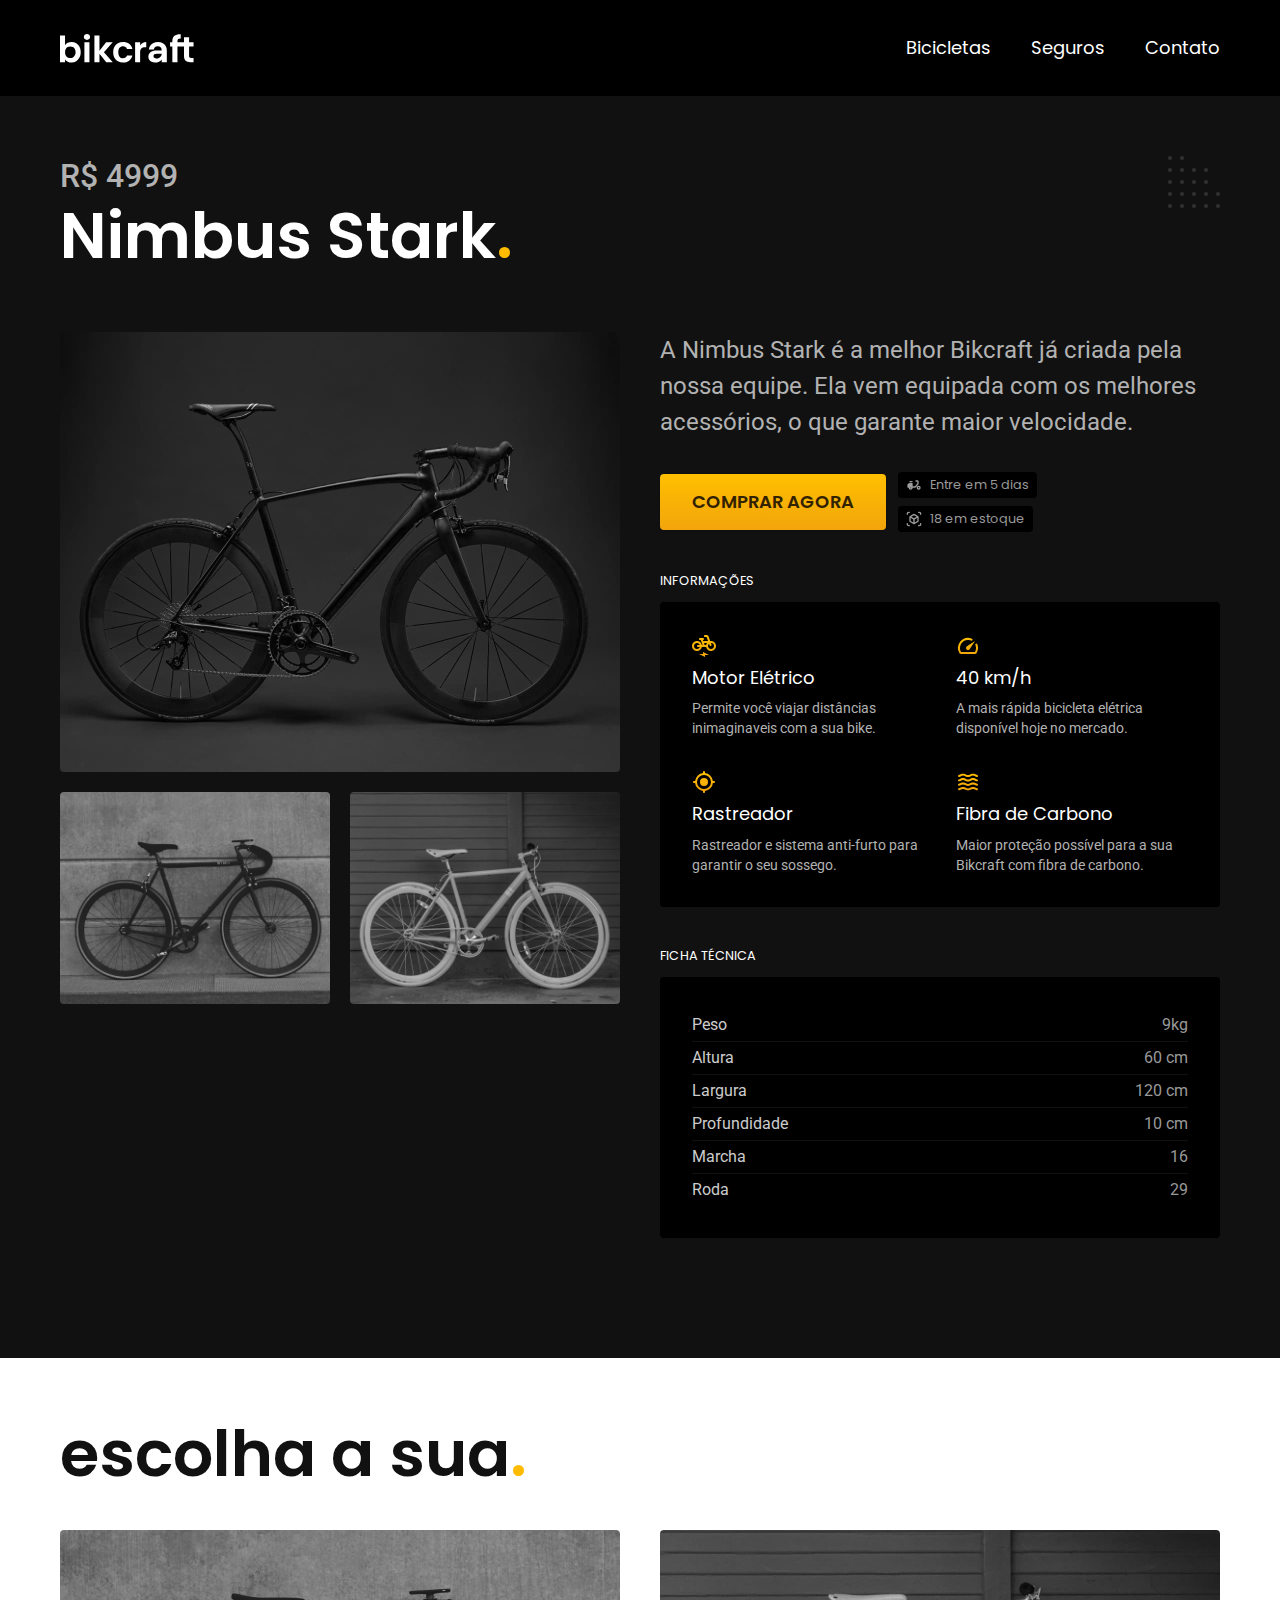
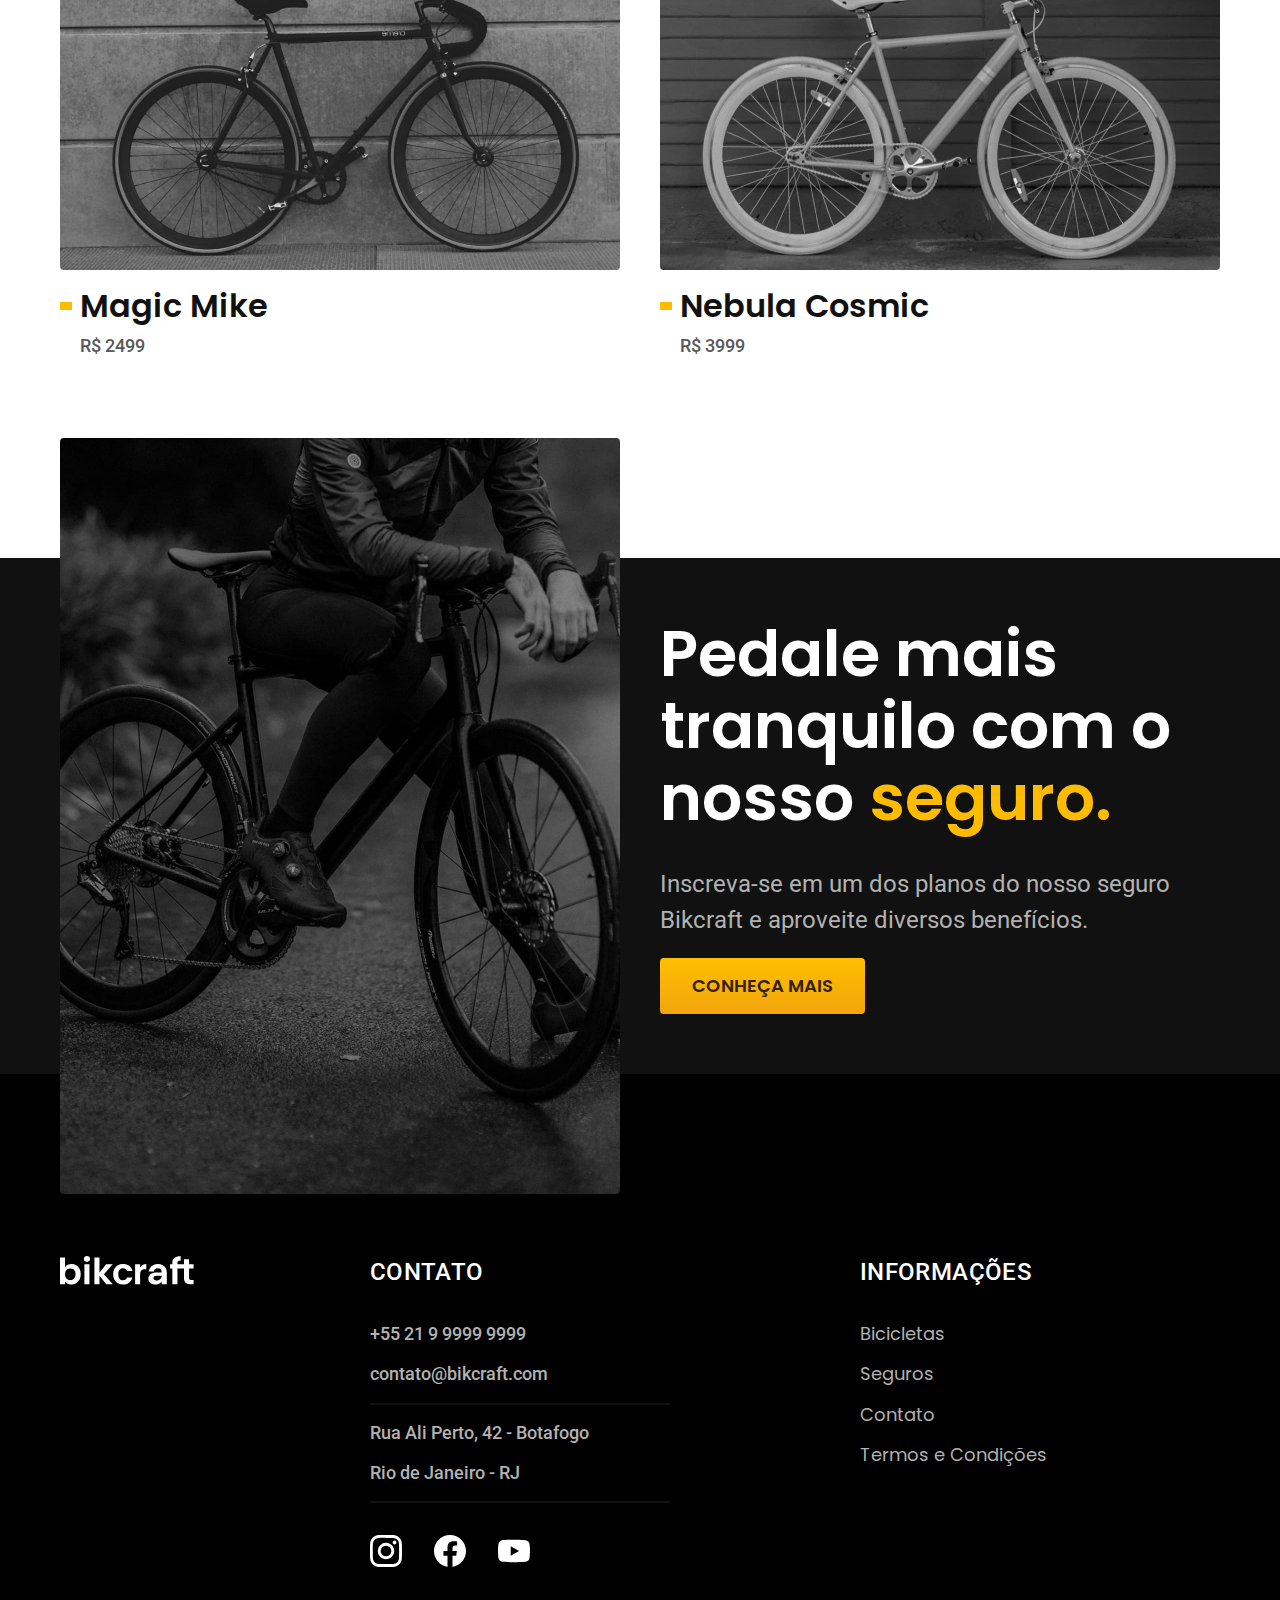
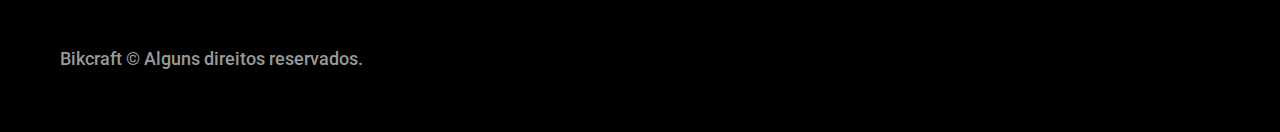
<file: bicicletas/nimbus.html>
<!DOCTYPE html>
<html lang="pt-br">
  <head>
    <meta charset="UTF-8" />
    <meta http-equiv="X-UA-Compatible" content="IE=edge" />
    <meta name="viewport" content="width=device-width, initial-scale=1.0" />
    <title>Nimbus Stark | Bikcraft</title>
    <meta name="description" content="Bicicleta Nimbus Stark" />

    <link rel="stylesheet" href="../CSS/style.css" />

    <link rel="preconnect" href="https://fonts.googleapis.com" />
    <link rel="preconnect" href="https://fonts.gstatic.com" crossorigin />
    <link
      href="https://fonts.googleapis.com/css2?family=Merriweather:ital,wght@1,900&family=Poppins:wght@400;600&family=Roboto:wght@400;500&display=swap"
      rel="stylesheet"
    />
  </head>
  <body id="bicicleta">
    <header class="header-bg">
      <div class="header container">
        <a href="../">
          <img src="../img/bikcraft.svg" alt="Bikcraft" />
        </a>

        <nav aria-label="primaria">
          <ul class="header-menu font-1-m cor-0">
            <li><a href="../bicicletas.html">Bicicletas</a></li>
            <li><a href="../seguros.html">Seguros</a></li>
            <li><a href="../contato.html">Contato</a></li>
          </ul>
        </nav>
      </div>
    </header>

    <main class="titulo-bg">

      <div>
        <div class="titulo container">
          <p class="font-2-xl cor-5">R$ 4999</p>
          <h1 class="font-1-xxl cor-0">Nimbus Stark<span class="cor-p1">. 
          <span></h1>
        </div>
      </div>
      <div class="bicicleta container">
        <div class="bicicleta-imagens">
          <img src="../img/bicicleta/nimbus1.jpg" alt="Bicicleta 1">
          <img src="../img/bicicleta/nimbus2.jpg" alt="Bicicleta 2">
          <img src="../img/bicicleta/nimbus3.jpg" alt="Bicicleta 3">
        </div>
        <div class="bicicleta-conteudo">
          <p class="font-2-l cor-5">A Nimbus Stark é a melhor Bikcraft já criada pela nossa equipe. Ela vem equipada com os melhores acessórios, o que garante maior velocidade.</p>
          <div class="bicicleta-comprar">
            <a class="botao" href="../orcamento.html?tipo=bikcraft&produto=nimbus">Comprar Agora</a>
            <span class="font-1-xs cor-6"><img src="../img/icones/entrega.svg" alt=""> Entre em 5 dias</span>
            <span class="font-1-xs cor-6"><img src="../img/icones/estoque.svg" alt=""> 18 em estoque</span>
          </div>
          
          <h2 class="font-1-xs cor-0">Informações</h2>
          <ul class="bicicleta-informacoes">
            <li>
              <img src="../img/icones/eletrica.svg" alt="">
              <h3 class="font-1-m cor-0">Motor Elétrico</h3>
              <p class="font-2-xs cor-5">Permite você viajar distâncias inimaginaveis com a sua bike.</p>
            </li>

            <li>
              <img src="../img/icones/velocidade.svg" alt="">
              <h3 class="font-1-m cor-0">40 km/h</h3>
              <p class="font-2-xs cor-5"> A mais rápida bicicleta elétrica disponível hoje no mercado.</p>
            </li>

            <li>
              <img src="../img/icones/rastreador.svg" alt="">
              <h3 class="font-1-m cor-0">Rastreador</h3>
              <p class="font-2-xs cor-5">Rastreador e sistema anti-furto para garantir o seu sossego.</p>
            </li>

            <li>
              <img src="../img/icones/carbono.svg" alt="">
              <h3 class="font-1-m cor-0">Fibra de Carbono</h3>
              <p class="font-2-xs cor-5">Maior proteção possível para a sua Bikcraft com fibra de carbono.</p>
            </li>
          </ul>

          <h2 class="font-1-xs cor-0">Ficha Técnica</h2>
          <ul class="bicicleta-ficha font-2-s cor-4">
            <li>Peso <span>9kg</span></li>
            <li>Altura <span>60 cm</span></li>
            <li>Largura <span>120 cm</span></li>
            <li>Profundidade <span>10 cm</span></li>
            <li>Marcha <span>16</span></li>
            <li>Roda <span>29</span></li>
          </ul>

        </div>


      </div>

   </main>

   <article class="bicicletas-lista container">
    <h2 class=" font-1-xxl">
      escolha a sua<span class="cor-p1">.</span>
    </h2>

    <ul>
      <li>
        <a href="./magic.html">
          <img src="../img/bicicletas/magic.jpg" alt="Bicicleta Preta" />
          <h3 class="font-1-xl">Magic Mike</h3>
          <span class="font-2-m cor-8">R$ 2499</span>
        </a>
      </li>

      <li>
        <a href="./nebula.html">
          <img src="../img/bicicletas/nebula.jpg" alt="Bicicleta Preta" />
          <h3 class="font-1-xl">Nebula Cosmic</h3>
          <span class="font-2-m cor-8">R$ 3999</span>
        </a>
      </li>
    </ul>
  </article>

  <article class="seguro-bg">
    <div class="seguro container">
      <div class="seguro-imagem">
        <img src="../img/fotos/seguros.jpg" alt="Pessoa para em cima de uma bicicleta.">
      </div>
      <div class="seguro-conteudo">
        <h2 class="font-1-xxl cor-0">Pedale mais tranquilo com o nosso <span class="cor-p1">seguro.<span></h2>
        <p class="font-2-l cor-5">Inscreva-se em um dos planos do nosso seguro Bikcraft e aproveite diversos benefícios.</p>
        <a class="botao" href="../seguros.html">CONHEÇA MAIS</a>
      </div>
    </div>
  </article>
  
    <footer class="footer-bg">
      <div class="footer container">
        <img src="../img/bikcraft.svg" alt="Bikcraft" />
        <div class="footer-contato">
          <h3 class="font-2-l-b cor-0">Contato</h3>
          <ul class="font-2-m cor-5">
            <li><a href="tel:+5521999999999">+55 21 9 9999 9999</a></li>
            <li><a href="mailto">contato@bikcraft.com</a></li>
            <li>Rua Ali Perto, 42 - Botafogo</li>
            <li>Rio de Janeiro - RJ</li>
          </ul>
          <div class="footer-redes">
            <a href="../"
              ><img src="../img/redes/instagram.svg" alt="instagram"
            /></a>
            <a href="../"
              ><img src="../img/redes/facebook.svg" alt="facebook"
            /></a>
            <a href="../"><img src="../img/redes/youtube.svg" alt="youtube" /></a>
          </div>
        </div>
        <div class="footer-informacoes">
          <h3 class="font-2-l-b cor-0">Informações</h3>
          <nav>
            <ul class="font-1-m cor-5">
              <li><a href="../bicicletas.html">Bicicletas</a></li>
              <li><a href="../seguros.html">Seguros</a></li>
              <li><a href="../contato.html">Contato</a></li>
              <li><a href="../termos.html">Termos e Condições</a></li>
            </ul>
          </nav>
        </div>
        <p class="footer-copy font-2-m cor-6">
          Bikcraft © Alguns direitos reservados.
        </p>
      </div>
    </footer>
      <script src="../js/script.js"></script>
    
  </body>
</html>
</file>
<file: CSS/style.css>
@import './global/global.css';
@import './utilidades/tipografia.css';
@import './utilidades/cores.css';

/* global */
@import './global/header.css';
@import './global/footer.css';

/* Utilidades */
@import './utilidades/componentes.css';
@import './utilidades/formulario.css';

/* Home */
@import './home/introducao.css';
@import './home/tecnologia.css';
@import './home/parceiros.css';
@import './home/depoimento.css';

/* bicicletas */
@import './bicicletas/bicicletas-lista.css';
@import './bicicletas/bicicletas.css';

/* bicicleta */
@import './bicicleta/bicicleta.css';
@import './bicicleta/seguro.css';

/* seguros */
@import './seguros/seguros.css';
@import './seguros/vantagens.css';
@import './seguros/perguntas.css';

/* contato */
@import './contato/contato.css';
@import './contato/lojas.css';

/* orçamento */
@import './orcamento/orcamento.css';

/* termos */
@import './termos/termos.css';
</file>
